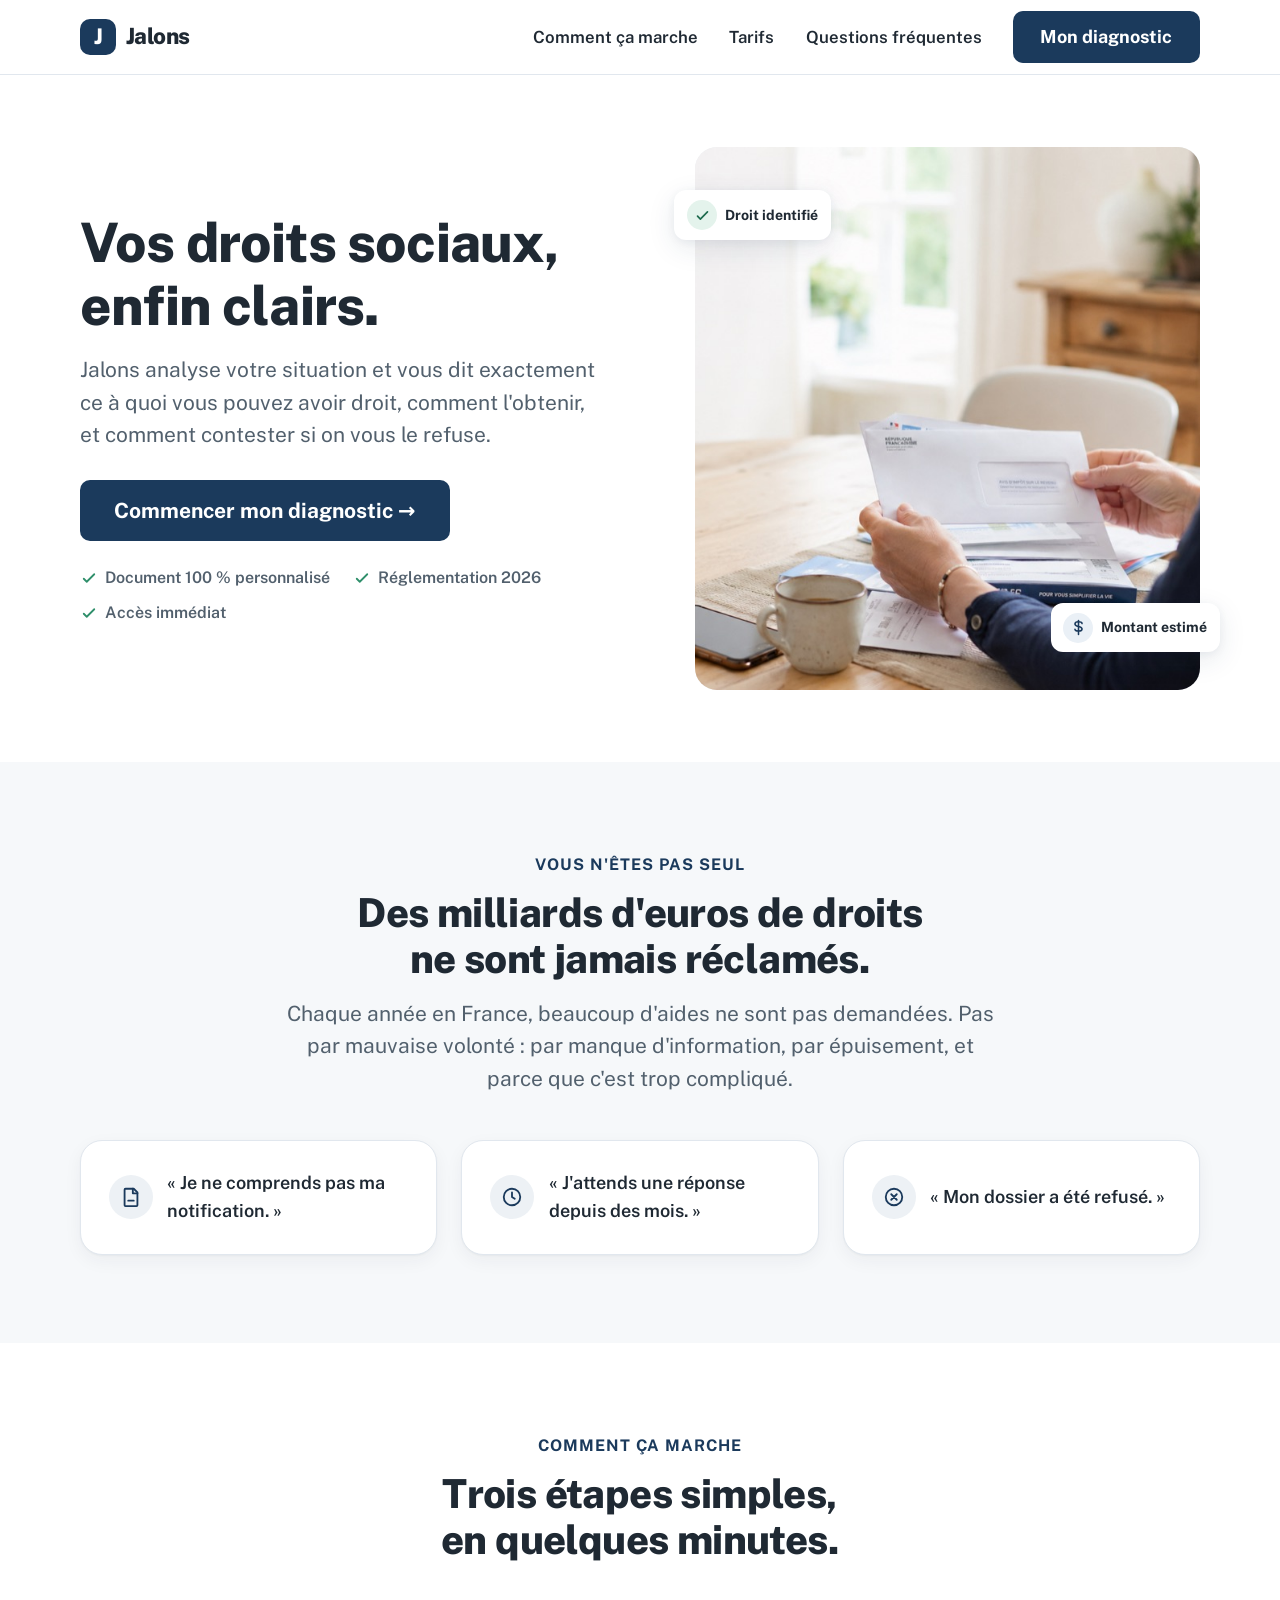
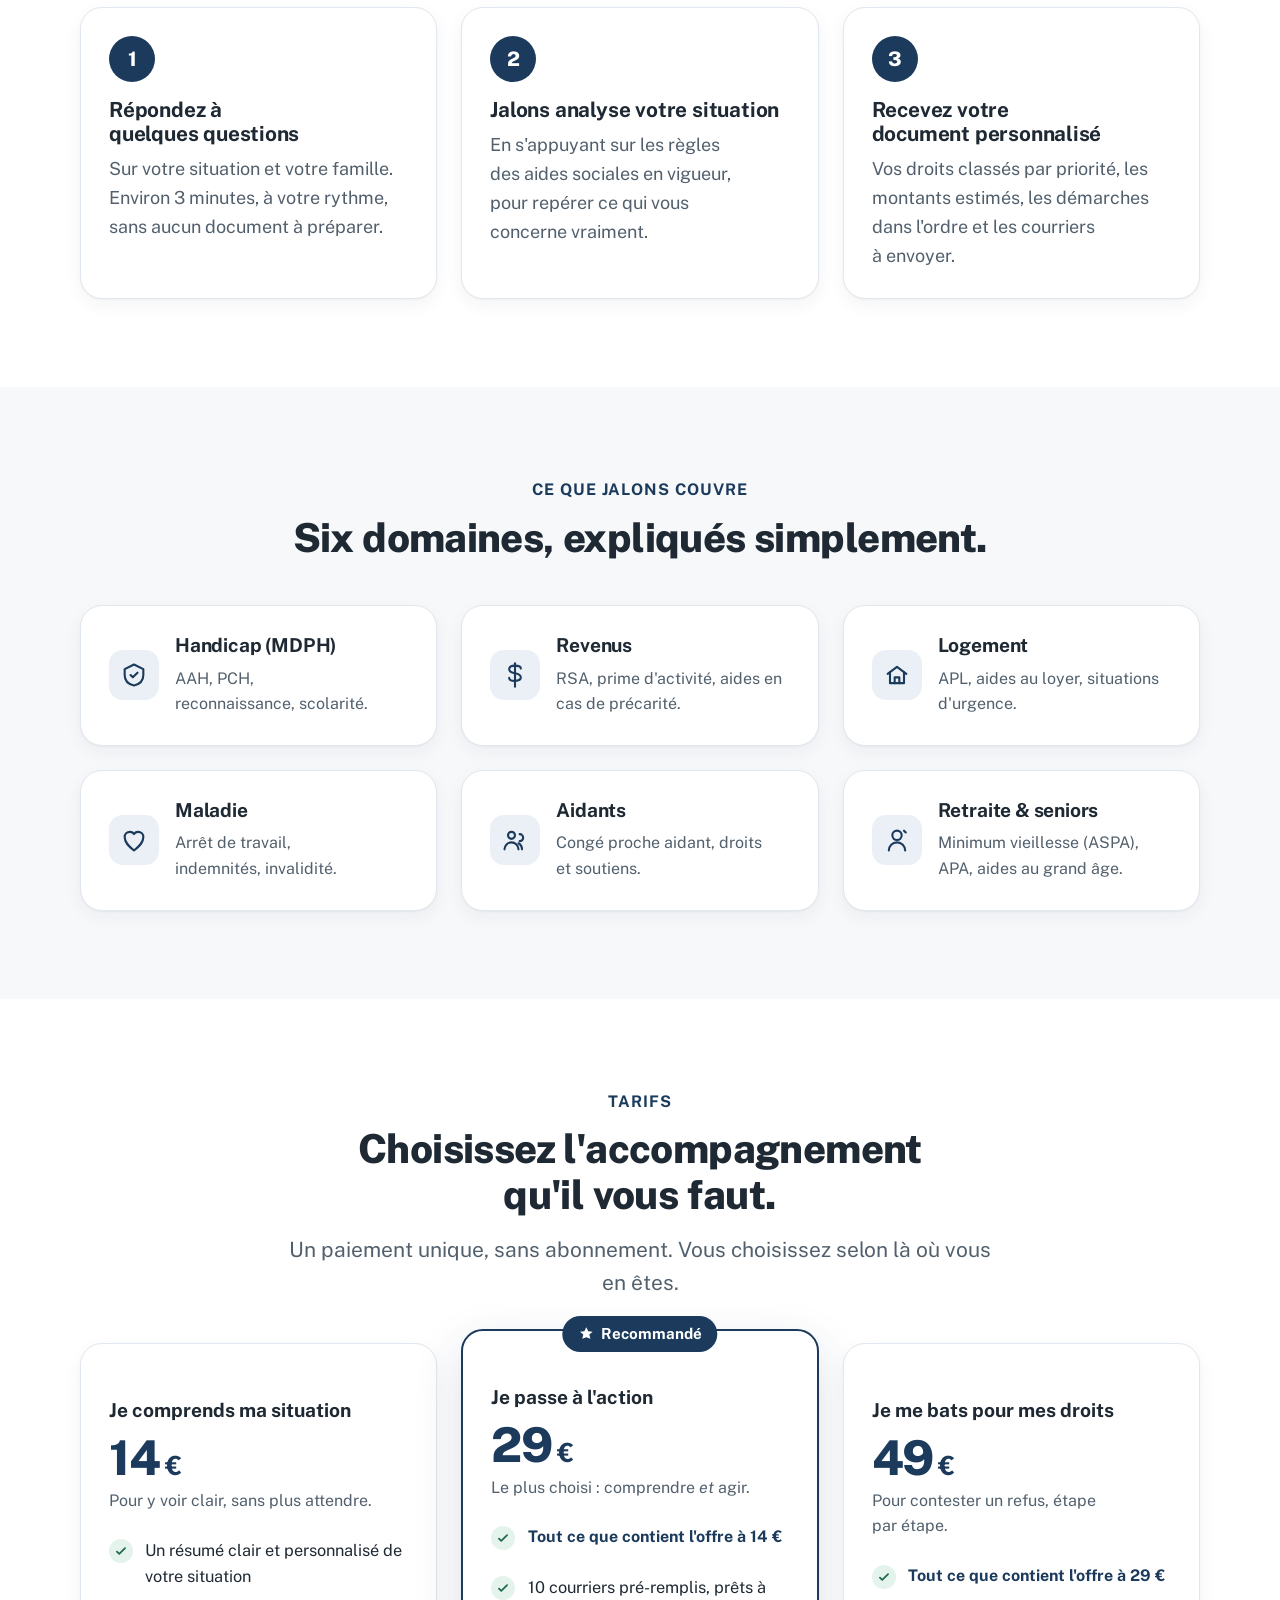
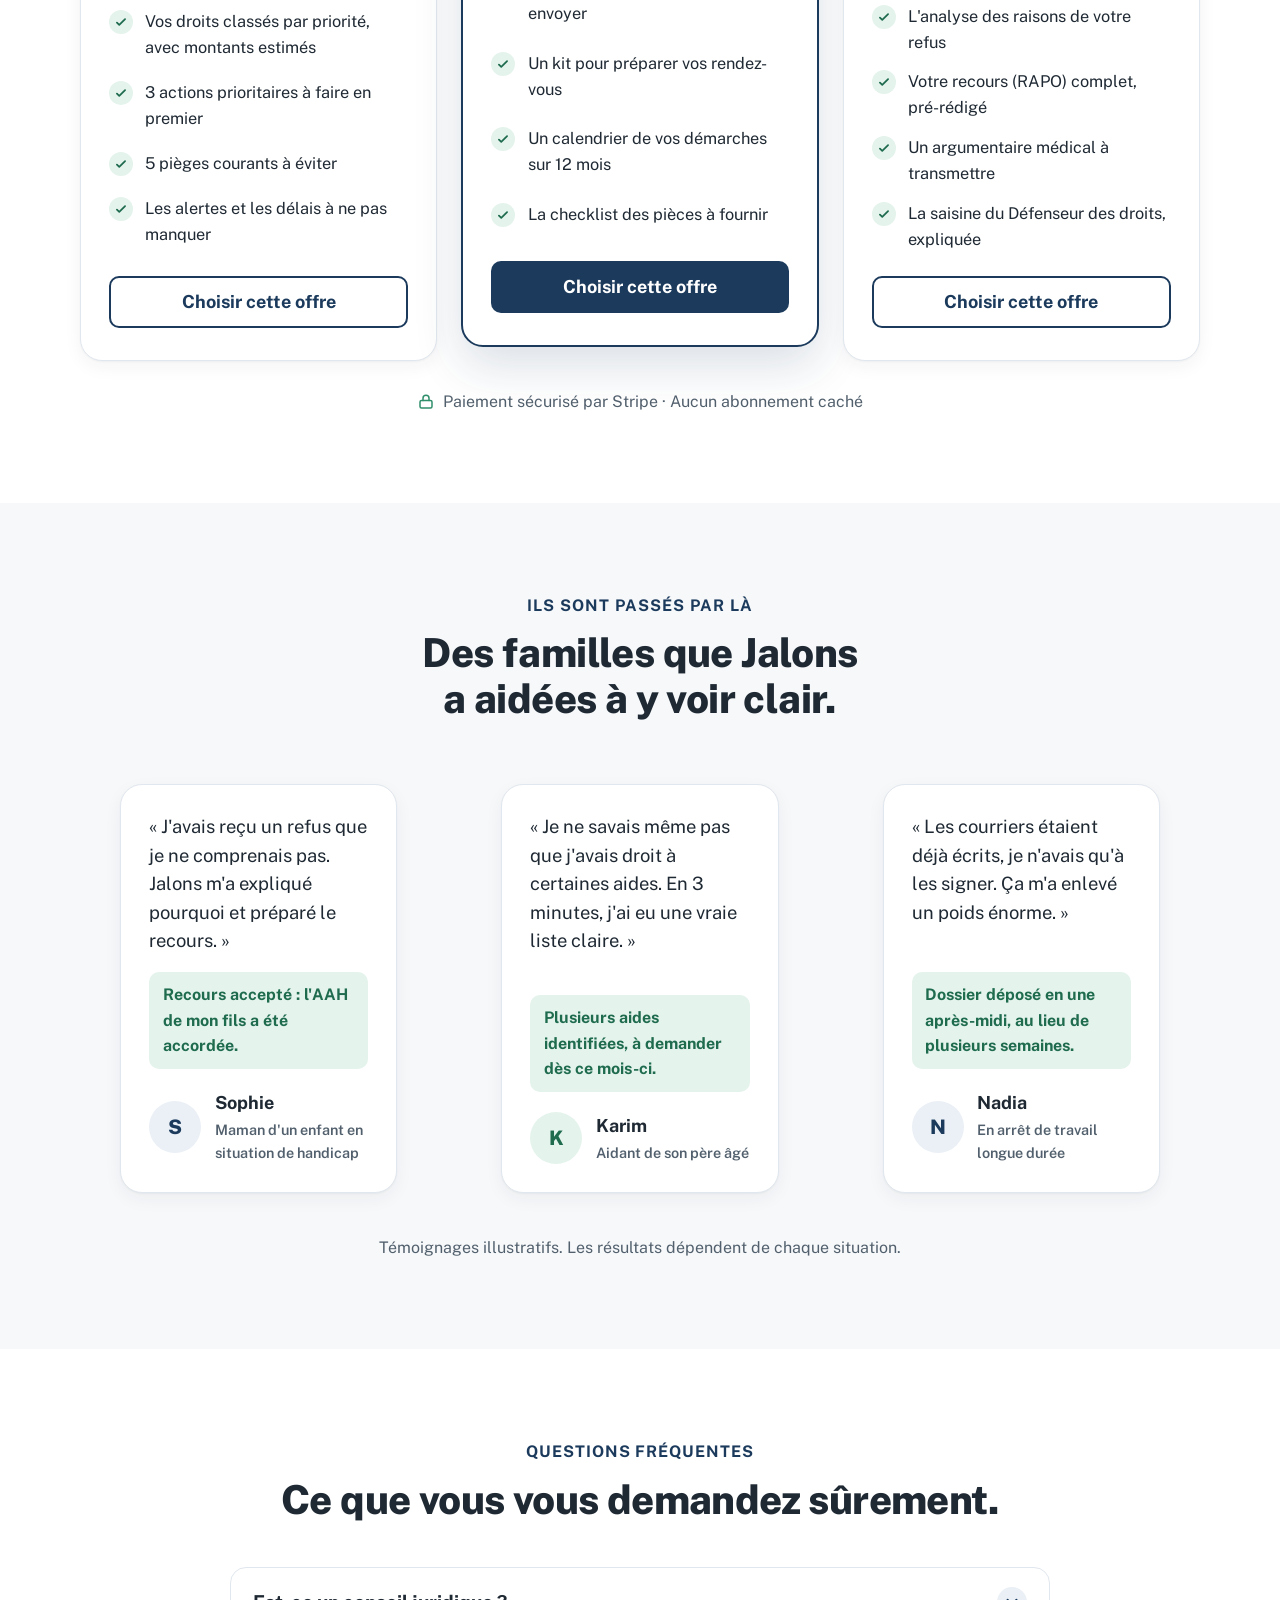
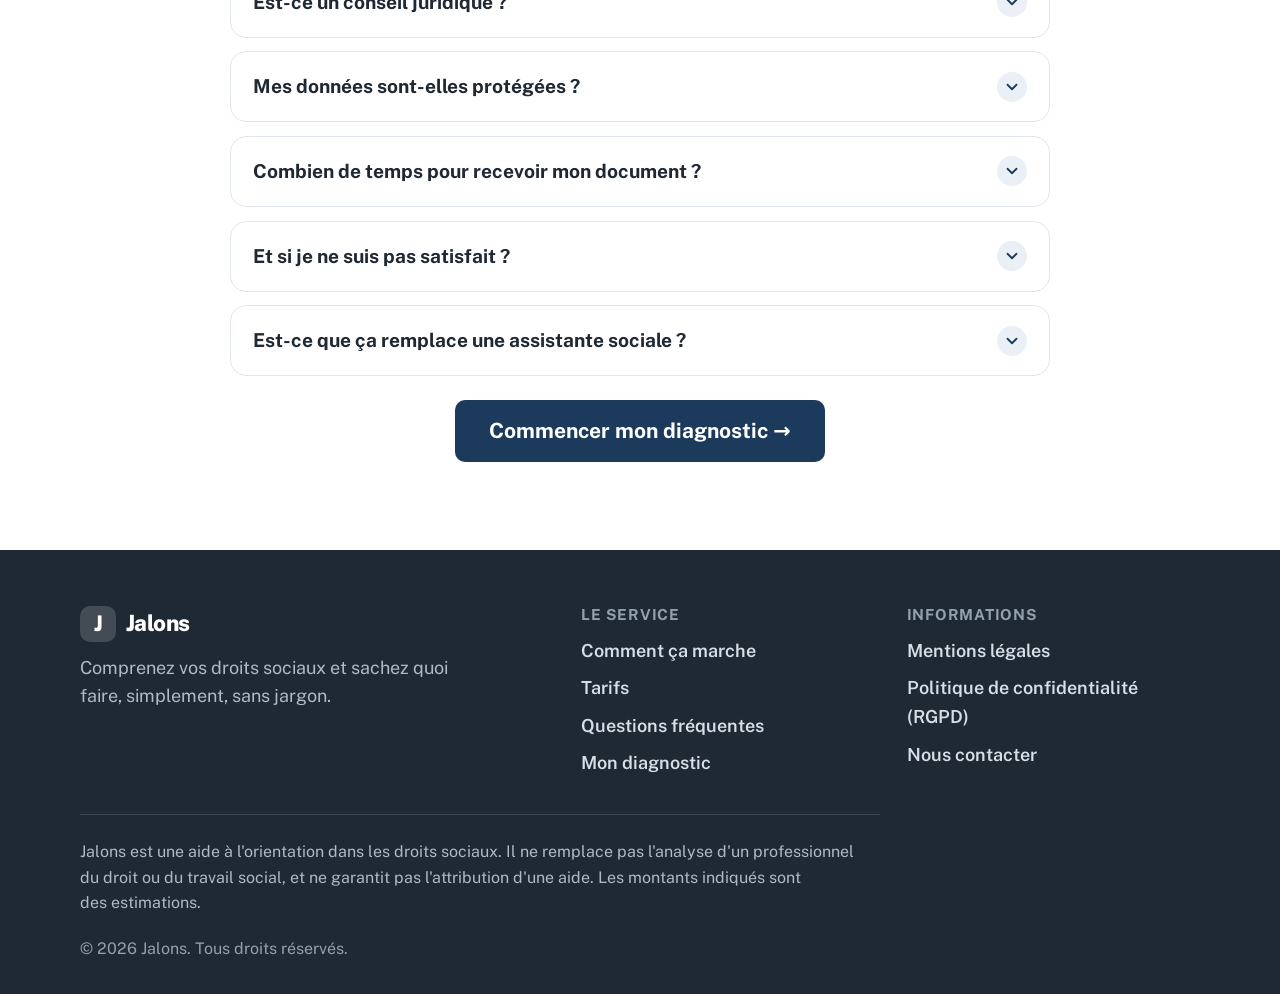
<file: index.html>
<!DOCTYPE html>
<html lang="fr">
<head>
  <meta charset="UTF-8" />
  <meta name="viewport" content="width=device-width, initial-scale=1" />
  <title>Jalons — Vos droits sociaux, enfin clairs</title>
  <meta name="description" content="Jalons analyse votre situation et vous dit à quoi vous pouvez avoir droit, comment l'obtenir et comment contester un refus. Document personnalisé, à partir de 14 €." />
  <meta name="theme-color" content="#1B3A5C" />

  <!-- Partage sur les réseaux sociaux (Open Graph) -->
  <meta property="og:type" content="website" />
  <meta property="og:url" content="https://jalonsfamille.fr/" />
  <meta property="og:title" content="Jalons — Vos droits sociaux, enfin clairs" />
  <meta property="og:description" content="Comprenez vos droits sociaux et sachez quoi faire, simplement et sans jargon. Document personnalisé en quelques minutes, à partir de 14 €." />
  <meta property="og:image" content="https://jalonsfamille.fr/images/hero-courrier.jpg" />
  <meta property="og:locale" content="fr_FR" />
  <meta name="twitter:card" content="summary_large_image" />

  <!-- Seule dépendance externe : Google Fonts (Public Sans, humaniste et très lisible) -->
  <link rel="preconnect" href="https://fonts.googleapis.com" />
  <link rel="preconnect" href="https://fonts.gstatic.com" crossorigin />
  <link href="https://fonts.googleapis.com/css2?family=Public+Sans:wght@400;500;600;700;800&display=swap" rel="stylesheet" />

  <link rel="stylesheet" href="css/jalons.css" />
</head>

<body>
  <a class="skip-link" href="#contenu">Aller au contenu principal</a>

  <!-- =================================================================
       EN-TÊTE STICKY
       ================================================================= -->
  <header class="site-header">
    <div class="container">
      <a class="brand" href="#" aria-label="Jalons, accueil">
        <span class="mark" aria-hidden="true">J</span>
        <span>Jalons</span>
      </a>

      <button class="nav-toggle" type="button" aria-expanded="false" aria-controls="main-nav">
        <span class="bars" aria-hidden="true"><span></span><span></span><span></span></span>
        <span class="label">Menu</span>
      </button>

      <nav class="main-nav" id="main-nav" aria-label="Navigation principale">
        <ul class="nav-list">
          <li><a href="#comment">Comment ça marche</a></li>
          <li><a href="#tarifs">Tarifs</a></li>
          <li><a href="#faq">Questions fréquentes</a></li>
        </ul>
        <div class="nav-cta">
          <a class="btn btn--primary" href="https://jalons-diagnostic.netlify.app">Mon diagnostic</a>
        </div>
      </nav>
    </div>
  </header>

  <main id="contenu">

    <!-- ===============================================================
         HÉROS
         =============================================================== -->
    <section class="hero">
      <div class="container">
        <div class="hero-copy">
          <h1>Vos droits sociaux, enfin clairs.</h1>
          <p class="lead">
            Jalons analyse votre situation et vous dit exactement ce à quoi
            vous pouvez avoir droit, comment l'obtenir, et comment contester
            si on vous le refuse.
          </p>

          <div class="hero-actions">
            <a class="btn btn--primary btn--lg" href="https://jalons-diagnostic.netlify.app">Commencer mon diagnostic →</a>
          </div>

          <ul class="hero-reassure">
            <li><svg viewBox="0 0 24 24" fill="none" stroke="currentColor" stroke-width="2.4" stroke-linecap="round" stroke-linejoin="round" aria-hidden="true"><path d="M5 13l4 4 10-10"/></svg> Document 100&nbsp;% personnalisé</li>
            <li><svg viewBox="0 0 24 24" fill="none" stroke="currentColor" stroke-width="2.4" stroke-linecap="round" stroke-linejoin="round" aria-hidden="true"><path d="M5 13l4 4 10-10"/></svg> Réglementation 2026</li>
            <li><svg viewBox="0 0 24 24" fill="none" stroke="currentColor" stroke-width="2.4" stroke-linecap="round" stroke-linejoin="round" aria-hidden="true"><path d="M5 13l4 4 10-10"/></svg> Accès immédiat</li>
          </ul>
        </div>

        <!-- Photo de garde. object-position cadre sur la personne et le courrier.
             Pour changer la photo : remplacez le fichier images/hero-courrier.jpg
             ou la valeur de src ci-dessous (gardez un texte alt descriptif). -->
        <div class="hero-media">
          <div class="hero-photo-wrap">
            <div class="img-frame hero-photo">
              <img src="images/hero-courrier.jpg" alt="Une femme lit un courrier de l'administration française, un avis d'impôt, à la table de sa cuisine" />
            </div>

            <div class="float-chip float-chip--1">
              <span class="ic"><svg viewBox="0 0 24 24" fill="none" stroke="currentColor" stroke-width="2.4" stroke-linecap="round" stroke-linejoin="round"><path d="M5 13l4 4 10-10"/></svg></span>
              Droit identifié
            </div>
            <div class="float-chip float-chip--2">
              <span class="ic"><svg viewBox="0 0 24 24" fill="none" stroke="currentColor" stroke-width="2.2" stroke-linecap="round" stroke-linejoin="round"><path d="M12 2v20"/><path d="M17 6.5C17 4.6 14.8 4 12 4S7 4.6 7 7s2.5 3 5 3.5 5 1.3 5 3.5-2.2 3-5 3-5-.7-5-2.5"/></svg></span>
              Montant estimé
            </div>
          </div>
        </div>
      </div>
    </section>

    <!-- ===============================================================
         PROBLÈME (empathie)
         =============================================================== -->
    <section class="section--gray" aria-labelledby="probleme-titre">
      <div class="container">
        <div class="section-head center">
          <p class="eyebrow">Vous n'êtes pas seul</p>
          <h2 id="probleme-titre">Des milliards d'euros de droits ne sont jamais réclamés.</h2>
          <p class="lead">
            Chaque année en France, beaucoup d'aides ne sont pas demandées.
            Pas par mauvaise volonté&nbsp;: par manque d'information, par
            épuisement, et parce que c'est trop compliqué.
          </p>
        </div>

        <div class="grid grid-3">
          <article class="card pain">
            <span class="q" aria-hidden="true"><svg viewBox="0 0 24 24" fill="none" stroke="currentColor" stroke-width="2" stroke-linecap="round" stroke-linejoin="round"><path d="M6 3h9l4 4v14a1 1 0 0 1-1 1H6a1 1 0 0 1-1-1V4a1 1 0 0 1 1-1z"/><path d="M14 3v5h5"/><path d="M9 16h6"/></svg></span>
            <p>« Je ne comprends pas ma notification. »</p>
          </article>
          <article class="card pain">
            <span class="q" aria-hidden="true"><svg viewBox="0 0 24 24" fill="none" stroke="currentColor" stroke-width="2" stroke-linecap="round" stroke-linejoin="round"><circle cx="12" cy="12" r="9"/><path d="M12 7v5l3 2"/></svg></span>
            <p>« J'attends une réponse depuis des mois. »</p>
          </article>
          <article class="card pain">
            <span class="q" aria-hidden="true"><svg viewBox="0 0 24 24" fill="none" stroke="currentColor" stroke-width="2" stroke-linecap="round" stroke-linejoin="round"><circle cx="12" cy="12" r="9"/><path d="M15 9l-6 6M9 9l6 6"/></svg></span>
            <p>« Mon dossier a été refusé. »</p>
          </article>
        </div>
      </div>
    </section>

    <!-- ===============================================================
         COMMENT ÇA MARCHE
         =============================================================== -->
    <section id="comment" aria-labelledby="comment-titre">
      <div class="container">
        <div class="section-head center">
          <p class="eyebrow">Comment ça marche</p>
          <h2 id="comment-titre">Trois étapes simples, en quelques minutes.</h2>
        </div>

        <ol class="grid grid-3">
          <li class="card">
            <span class="step-num" aria-hidden="true">1</span>
            <h3>Répondez à quelques questions</h3>
            <p>Sur votre situation et votre famille. Environ 3 minutes, à votre rythme, sans aucun document à préparer.</p>
          </li>
          <li class="card">
            <span class="step-num" aria-hidden="true">2</span>
            <h3>Jalons analyse votre situation</h3>
            <p>En s'appuyant sur les règles des aides sociales en vigueur, pour repérer ce qui vous concerne vraiment.</p>
          </li>
          <li class="card">
            <span class="step-num" aria-hidden="true">3</span>
            <h3>Recevez votre document personnalisé</h3>
            <p>Vos droits classés par priorité, les montants estimés, les démarches dans l'ordre et les courriers à envoyer.</p>
          </li>
        </ol>
      </div>
    </section>

    <!-- ===============================================================
         LES 6 DOMAINES COUVERTS
         =============================================================== -->
    <section class="section--gray" aria-labelledby="domaines-titre">
      <div class="container">
        <div class="section-head center">
          <p class="eyebrow">Ce que Jalons couvre</p>
          <h2 id="domaines-titre">Six domaines, expliqués simplement.</h2>
        </div>

        <div class="grid grid-6">
          <article class="card domain">
            <span class="icon-badge" aria-hidden="true"><svg viewBox="0 0 24 24" fill="none" stroke="currentColor" stroke-width="1.8" stroke-linecap="round" stroke-linejoin="round"><path d="M12 3l8 4v5c0 5-3.5 8-8 9-4.5-1-8-4-8-9V7z"/><path d="M9 12l2 2 4-4"/></svg></span>
            <div><h3>Handicap (MDPH)</h3><p>AAH, PCH, reconnaissance, scolarité.</p></div>
          </article>
          <article class="card domain">
            <span class="icon-badge" aria-hidden="true"><svg viewBox="0 0 24 24" fill="none" stroke="currentColor" stroke-width="1.8" stroke-linecap="round" stroke-linejoin="round"><path d="M12 2v20"/><path d="M17 6.5C17 4.6 14.8 4 12 4S7 4.6 7 7s2.5 3 5 3.5 5 1.3 5 3.5-2.2 3-5 3-5-.7-5-2.5"/></svg></span>
            <div><h3>Revenus</h3><p>RSA, prime d'activité, aides en cas de précarité.</p></div>
          </article>
          <article class="card domain">
            <span class="icon-badge" aria-hidden="true"><svg viewBox="0 0 24 24" fill="none" stroke="currentColor" stroke-width="1.8" stroke-linecap="round" stroke-linejoin="round"><path d="M4 11l8-6 8 6"/><path d="M6 10v9h12v-9"/><path d="M10 19v-5h4v5"/></svg></span>
            <div><h3>Logement</h3><p>APL, aides au loyer, situations d'urgence.</p></div>
          </article>
          <article class="card domain">
            <span class="icon-badge" aria-hidden="true"><svg viewBox="0 0 24 24" fill="none" stroke="currentColor" stroke-width="1.8" stroke-linecap="round" stroke-linejoin="round"><path d="M12 21C7 17 4 14 4 9.5 4 7 6 5 8.5 5c1.6 0 3 .9 3.5 2 .5-1.1 1.9-2 3.5-2C18 5 20 7 20 9.5 20 14 17 17 12 21z"/></svg></span>
            <div><h3>Maladie</h3><p>Arrêt de travail, indemnités, invalidité.</p></div>
          </article>
          <article class="card domain">
            <span class="icon-badge" aria-hidden="true"><svg viewBox="0 0 24 24" fill="none" stroke="currentColor" stroke-width="1.8" stroke-linecap="round" stroke-linejoin="round"><circle cx="9" cy="8" r="3"/><path d="M3 20a6 6 0 0 1 12 0"/><path d="M16 7a3 3 0 0 1 0 6"/><path d="M18 20a6 6 0 0 0-3-5.2"/></svg></span>
            <div><h3>Aidants</h3><p>Congé proche aidant, droits et soutiens.</p></div>
          </article>
          <article class="card domain">
            <span class="icon-badge" aria-hidden="true"><svg viewBox="0 0 24 24" fill="none" stroke="currentColor" stroke-width="1.8" stroke-linecap="round" stroke-linejoin="round"><circle cx="12" cy="8" r="4"/><path d="M5 21a7 7 0 0 1 14 0"/><path d="M18 4l1.5 1.5"/></svg></span>
            <div><h3>Retraite &amp; seniors</h3><p>Minimum vieillesse (ASPA), APA, aides au grand âge.</p></div>
          </article>
        </div>
      </div>
    </section>

    <!-- ===============================================================
         TARIFS (section centrale)
         =============================================================== -->
    <section id="tarifs" aria-labelledby="tarifs-titre">
      <div class="container">
        <div class="section-head center">
          <p class="eyebrow">Tarifs</p>
          <h2 id="tarifs-titre">Choisissez l'accompagnement qu'il vous faut.</h2>
          <p class="lead">Un paiement unique, sans abonnement. Vous choisissez selon là où vous en êtes.</p>
        </div>

        <div class="pricing-grid">
          <!-- Palier 1 -->
          <article class="plan" aria-labelledby="plan1-titre">
            <p class="plan-name" id="plan1-titre">Je comprends ma situation</p>
            <p class="plan-price">14&#8239;<span class="cur">€</span></p>
            <p class="plan-tag">Pour y voir clair, sans plus attendre.</p>
            <ul class="checks">
              <li><span class="tick" aria-hidden="true"><svg viewBox="0 0 24 24" fill="none" stroke="currentColor" stroke-width="3" stroke-linecap="round" stroke-linejoin="round"><path d="M5 13l4 4 10-10"/></svg></span><span>Un résumé clair et personnalisé de votre situation</span></li>
              <li><span class="tick" aria-hidden="true"><svg viewBox="0 0 24 24" fill="none" stroke="currentColor" stroke-width="3" stroke-linecap="round" stroke-linejoin="round"><path d="M5 13l4 4 10-10"/></svg></span><span>Vos droits classés par priorité, avec montants estimés</span></li>
              <li><span class="tick" aria-hidden="true"><svg viewBox="0 0 24 24" fill="none" stroke="currentColor" stroke-width="3" stroke-linecap="round" stroke-linejoin="round"><path d="M5 13l4 4 10-10"/></svg></span><span>3 actions prioritaires à faire en premier</span></li>
              <li><span class="tick" aria-hidden="true"><svg viewBox="0 0 24 24" fill="none" stroke="currentColor" stroke-width="3" stroke-linecap="round" stroke-linejoin="round"><path d="M5 13l4 4 10-10"/></svg></span><span>5 pièges courants à éviter</span></li>
              <li><span class="tick" aria-hidden="true"><svg viewBox="0 0 24 24" fill="none" stroke="currentColor" stroke-width="3" stroke-linecap="round" stroke-linejoin="round"><path d="M5 13l4 4 10-10"/></svg></span><span>Les alertes et les délais à ne pas manquer</span></li>
            </ul>
            <a class="btn btn--outline btn--block" href="https://jalons-diagnostic.netlify.app?offre=1">Choisir cette offre</a>
          </article>

          <!-- Palier 2 — recommandé -->
          <article class="plan plan--featured" aria-labelledby="plan2-titre">
            <span class="plan-flag" aria-hidden="true">
              <svg viewBox="0 0 24 24" fill="currentColor"><path d="M12 2l2.9 6 6.6.5-5 4.3 1.6 6.4L12 16.8 5.9 19.2l1.6-6.4-5-4.3 6.6-.5z"/></svg>
              Recommandé
            </span>
            <p class="plan-name" id="plan2-titre">Je passe à l'action</p>
            <p class="plan-price">29&#8239;<span class="cur">€</span></p>
            <p class="plan-tag">Le plus choisi&nbsp;: comprendre <em>et</em> agir.</p>
            <ul class="checks">
              <li><span class="tick" aria-hidden="true"><svg viewBox="0 0 24 24" fill="none" stroke="currentColor" stroke-width="3" stroke-linecap="round" stroke-linejoin="round"><path d="M5 13l4 4 10-10"/></svg></span><span class="plan-base">Tout ce que contient l'offre à 14&nbsp;€</span></li>
              <li><span class="tick" aria-hidden="true"><svg viewBox="0 0 24 24" fill="none" stroke="currentColor" stroke-width="3" stroke-linecap="round" stroke-linejoin="round"><path d="M5 13l4 4 10-10"/></svg></span><span>10 courriers pré-remplis, prêts à envoyer</span></li>
              <li><span class="tick" aria-hidden="true"><svg viewBox="0 0 24 24" fill="none" stroke="currentColor" stroke-width="3" stroke-linecap="round" stroke-linejoin="round"><path d="M5 13l4 4 10-10"/></svg></span><span>Un kit pour préparer vos rendez-vous</span></li>
              <li><span class="tick" aria-hidden="true"><svg viewBox="0 0 24 24" fill="none" stroke="currentColor" stroke-width="3" stroke-linecap="round" stroke-linejoin="round"><path d="M5 13l4 4 10-10"/></svg></span><span>Un calendrier de vos démarches sur 12 mois</span></li>
              <li><span class="tick" aria-hidden="true"><svg viewBox="0 0 24 24" fill="none" stroke="currentColor" stroke-width="3" stroke-linecap="round" stroke-linejoin="round"><path d="M5 13l4 4 10-10"/></svg></span><span>La checklist des pièces à fournir</span></li>
            </ul>
            <a class="btn btn--primary btn--block" href="https://jalons-diagnostic.netlify.app?offre=2">Choisir cette offre</a>
          </article>

          <!-- Palier 3 -->
          <article class="plan" aria-labelledby="plan3-titre">
            <p class="plan-name" id="plan3-titre">Je me bats pour mes droits</p>
            <p class="plan-price">49&#8239;<span class="cur">€</span></p>
            <p class="plan-tag">Pour contester un refus, étape par étape.</p>
            <ul class="checks">
              <li><span class="tick" aria-hidden="true"><svg viewBox="0 0 24 24" fill="none" stroke="currentColor" stroke-width="3" stroke-linecap="round" stroke-linejoin="round"><path d="M5 13l4 4 10-10"/></svg></span><span class="plan-base">Tout ce que contient l'offre à 29&nbsp;€</span></li>
              <li><span class="tick" aria-hidden="true"><svg viewBox="0 0 24 24" fill="none" stroke="currentColor" stroke-width="3" stroke-linecap="round" stroke-linejoin="round"><path d="M5 13l4 4 10-10"/></svg></span><span>L'analyse des raisons de votre refus</span></li>
              <li><span class="tick" aria-hidden="true"><svg viewBox="0 0 24 24" fill="none" stroke="currentColor" stroke-width="3" stroke-linecap="round" stroke-linejoin="round"><path d="M5 13l4 4 10-10"/></svg></span><span>Votre recours (RAPO) complet, pré-rédigé</span></li>
              <li><span class="tick" aria-hidden="true"><svg viewBox="0 0 24 24" fill="none" stroke="currentColor" stroke-width="3" stroke-linecap="round" stroke-linejoin="round"><path d="M5 13l4 4 10-10"/></svg></span><span>Un argumentaire médical à transmettre</span></li>
              <li><span class="tick" aria-hidden="true"><svg viewBox="0 0 24 24" fill="none" stroke="currentColor" stroke-width="3" stroke-linecap="round" stroke-linejoin="round"><path d="M5 13l4 4 10-10"/></svg></span><span>La saisine du Défenseur des droits, expliquée</span></li>
            </ul>
            <a class="btn btn--outline btn--block" href="https://jalons-diagnostic.netlify.app?offre=3">Choisir cette offre</a>
          </article>
        </div>

        <p class="pricing-foot">
          <svg viewBox="0 0 24 24" fill="none" stroke="currentColor" stroke-width="2" stroke-linecap="round" stroke-linejoin="round" aria-hidden="true"><rect x="4" y="10" width="16" height="10" rx="2"/><path d="M8 10V7a4 4 0 0 1 8 0v3"/></svg>
          Paiement sécurisé par Stripe · Aucun abonnement caché
        </p>
      </div>
    </section>

    <!-- ===============================================================
         TÉMOIGNAGES (preuve sociale)
         =============================================================== -->
    <section class="section--gray" aria-labelledby="temoignages-titre">
      <div class="container">
        <div class="section-head center">
          <p class="eyebrow">Ils sont passés par là</p>
          <h2 id="temoignages-titre">Des familles que Jalons a aidées à y voir clair.</h2>
        </div>

        <div class="grid grid-3">
          <figure class="quote-card">
            <blockquote>« J'avais reçu un refus que je ne comprenais pas. Jalons m'a expliqué pourquoi et préparé le recours. »</blockquote>
            <p class="quote-result">Recours accepté : l'AAH de mon fils a été accordée.</p>
            <figcaption class="quote-person">
              <span class="avatar-mono avatar-mono--a" aria-hidden="true">S</span>
              <span class="who">Sophie<small>Maman d'un enfant en situation de handicap</small></span>
            </figcaption>
          </figure>

          <figure class="quote-card">
            <blockquote>« Je ne savais même pas que j'avais droit à certaines aides. En 3 minutes, j'ai eu une vraie liste claire. »</blockquote>
            <p class="quote-result">Plusieurs aides identifiées, à demander dès ce mois-ci.</p>
            <figcaption class="quote-person">
              <span class="avatar-mono avatar-mono--b" aria-hidden="true">K</span>
              <span class="who">Karim<small>Aidant de son père âgé</small></span>
            </figcaption>
          </figure>

          <figure class="quote-card">
            <blockquote>« Les courriers étaient déjà écrits, je n'avais qu'à les signer. Ça m'a enlevé un poids énorme. »</blockquote>
            <p class="quote-result">Dossier déposé en une après-midi, au lieu de plusieurs semaines.</p>
            <figcaption class="quote-person">
              <span class="avatar-mono avatar-mono--a" aria-hidden="true">N</span>
              <span class="who">Nadia<small>En arrêt de travail longue durée</small></span>
            </figcaption>
          </figure>
        </div>
        <p class="center mt-3" style="color:var(--ink-soft); font-size:var(--fs-small);">Témoignages illustratifs. Les résultats dépendent de chaque situation.</p>
      </div>
    </section>

    <!-- ===============================================================
         FAQ (accordéon accessible)
         =============================================================== -->
    <section id="faq" aria-labelledby="faq-titre">
      <div class="container">
        <div class="section-head center">
          <p class="eyebrow">Questions fréquentes</p>
          <h2 id="faq-titre">Ce que vous vous demandez sûrement.</h2>
        </div>

        <div class="faq-list">
          <details class="faq-item">
            <summary>Est-ce un conseil juridique ?
              <span class="chev" aria-hidden="true"><svg viewBox="0 0 24 24" width="18" height="18" fill="none" stroke="currentColor" stroke-width="2.4" stroke-linecap="round" stroke-linejoin="round"><path d="m6 9 6 6 6-6"/></svg></span>
            </summary>
            <div class="answer"><p>Non. Jalons est une aide à l'orientation&nbsp;: il vous explique vos droits possibles et prépare vos démarches. Il ne remplace pas un avocat ni un professionnel du droit pour les situations complexes.</p></div>
          </details>

          <details class="faq-item">
            <summary>Mes données sont-elles protégées ?
              <span class="chev" aria-hidden="true"><svg viewBox="0 0 24 24" width="18" height="18" fill="none" stroke="currentColor" stroke-width="2.4" stroke-linecap="round" stroke-linejoin="round"><path d="m6 9 6 6 6-6"/></svg></span>
            </summary>
            <div class="answer"><p>Oui. Vos informations sont chiffrées, conservées en France et ne sont jamais revendues. Vous pouvez demander leur suppression à tout moment. Le sujet est sensible&nbsp;: nous le traitons avec le plus grand soin.</p></div>
          </details>

          <details class="faq-item">
            <summary>Combien de temps pour recevoir mon document ?
              <span class="chev" aria-hidden="true"><svg viewBox="0 0 24 24" width="18" height="18" fill="none" stroke="currentColor" stroke-width="2.4" stroke-linecap="round" stroke-linejoin="round"><path d="m6 9 6 6 6-6"/></svg></span>
            </summary>
            <div class="answer"><p>L'accès est immédiat. Une fois le questionnaire rempli et le paiement effectué, votre document personnalisé est disponible tout de suite.</p></div>
          </details>

          <details class="faq-item">
            <summary>Et si je ne suis pas satisfait ?
              <span class="chev" aria-hidden="true"><svg viewBox="0 0 24 24" width="18" height="18" fill="none" stroke="currentColor" stroke-width="2.4" stroke-linecap="round" stroke-linejoin="round"><path d="m6 9 6 6 6-6"/></svg></span>
            </summary>
            <div class="answer"><p>Écrivez-nous&nbsp;: si Jalons ne vous a pas été utile, nous étudions votre demande de remboursement. Notre but est de vous aider, pas de vous laisser sur le bord du chemin.</p></div>
          </details>

          <details class="faq-item">
            <summary>Est-ce que ça remplace une assistante sociale ?
              <span class="chev" aria-hidden="true"><svg viewBox="0 0 24 24" width="18" height="18" fill="none" stroke="currentColor" stroke-width="2.4" stroke-linecap="round" stroke-linejoin="round"><path d="m6 9 6 6 6-6"/></svg></span>
            </summary>
            <div class="answer"><p>Non, et ce n'est pas son rôle. Jalons vous fait gagner du temps et vous prépare. Pour un suivi personnalisé, il vous oriente aussi vers les bons interlocuteurs&nbsp;: travailleur social, association, professionnel du droit.</p></div>
          </details>
        </div>

        <div class="center mt-3">
          <a class="btn btn--primary btn--lg" href="https://jalons-diagnostic.netlify.app">Commencer mon diagnostic →</a>
        </div>
      </div>
    </section>

  </main>

  <!-- =================================================================
       PIED DE PAGE
       ================================================================= -->
  <footer class="site-footer">
    <div class="container">
      <div class="footer-top">
        <div class="footer-brand">
          <a class="brand" href="#" aria-label="Jalons, accueil">
            <span class="mark" aria-hidden="true">J</span>
            <span>Jalons</span>
          </a>
          <p>Comprenez vos droits sociaux et sachez quoi faire, simplement, sans jargon.</p>
        </div>

        <nav class="footer-col" aria-label="Le service">
          <h2>Le service</h2>
          <ul>
            <li><a href="#comment">Comment ça marche</a></li>
            <li><a href="#tarifs">Tarifs</a></li>
            <li><a href="#faq">Questions fréquentes</a></li>
            <li><a href="https://jalons-diagnostic.netlify.app">Mon diagnostic</a></li>
          </ul>
        </nav>

        <nav class="footer-col" aria-label="Informations légales">
          <h2>Informations</h2>
          <ul>
            <li><a href="mentions-legales.html">Mentions légales</a></li>
            <li><a href="confidentialite.html">Politique de confidentialité (RGPD)</a></li>
            <li><a href="contact.html">Nous contacter</a></li>
          </ul>
        </nav>
      </div>

      <p class="footer-disclaimer">
        Jalons est une aide à l'orientation dans les droits sociaux. Il ne
        remplace pas l'analyse d'un professionnel du droit ou du travail social,
        et ne garantit pas l'attribution d'une aide. Les montants indiqués sont
        des estimations.
      </p>
      <p class="footer-bottom">© 2026 Jalons. Tous droits réservés.</p>
    </div>
  </footer>

  <!-- =================================================================
       SCRIPT — ouverture/fermeture du menu mobile (accessible)
       La FAQ utilise <details>/<summary> : aucun JS requis.
       ================================================================= -->
  <script src="js/menu.js"></script>
</body>
</html>
</file>
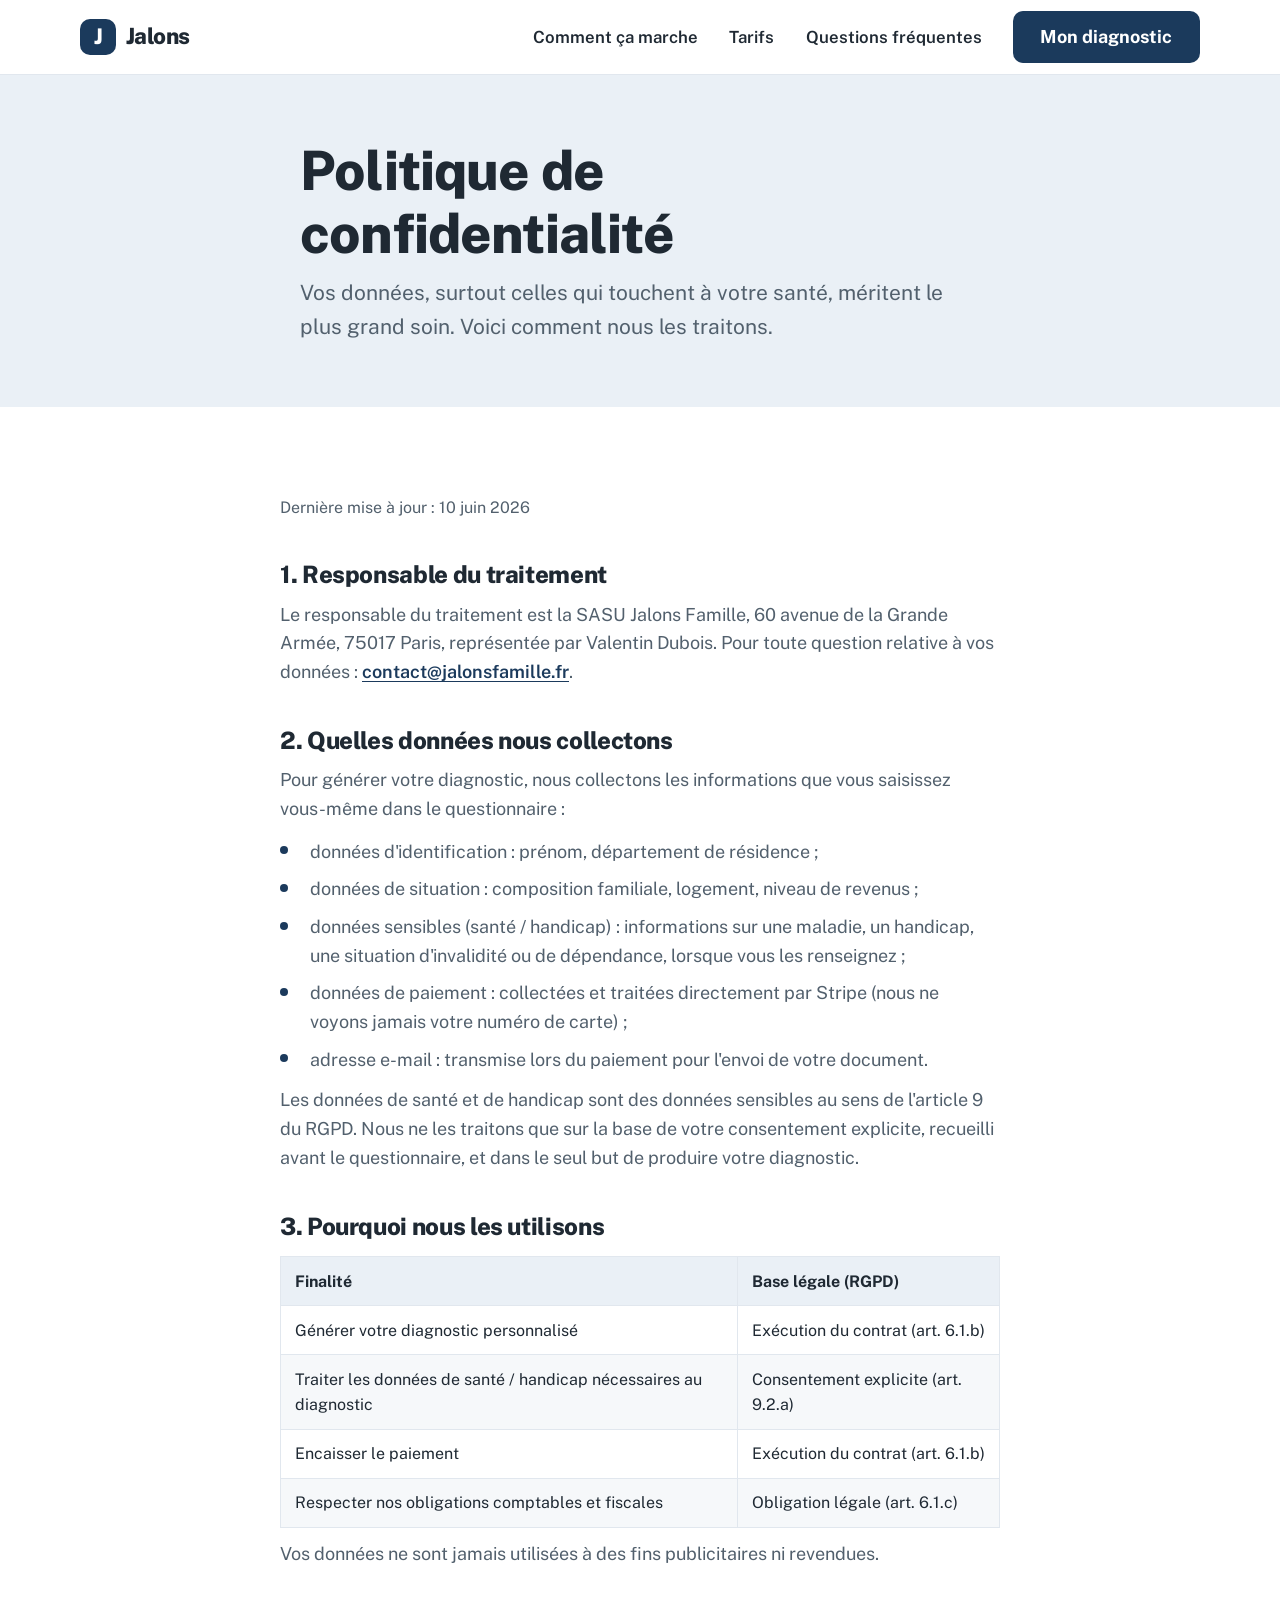
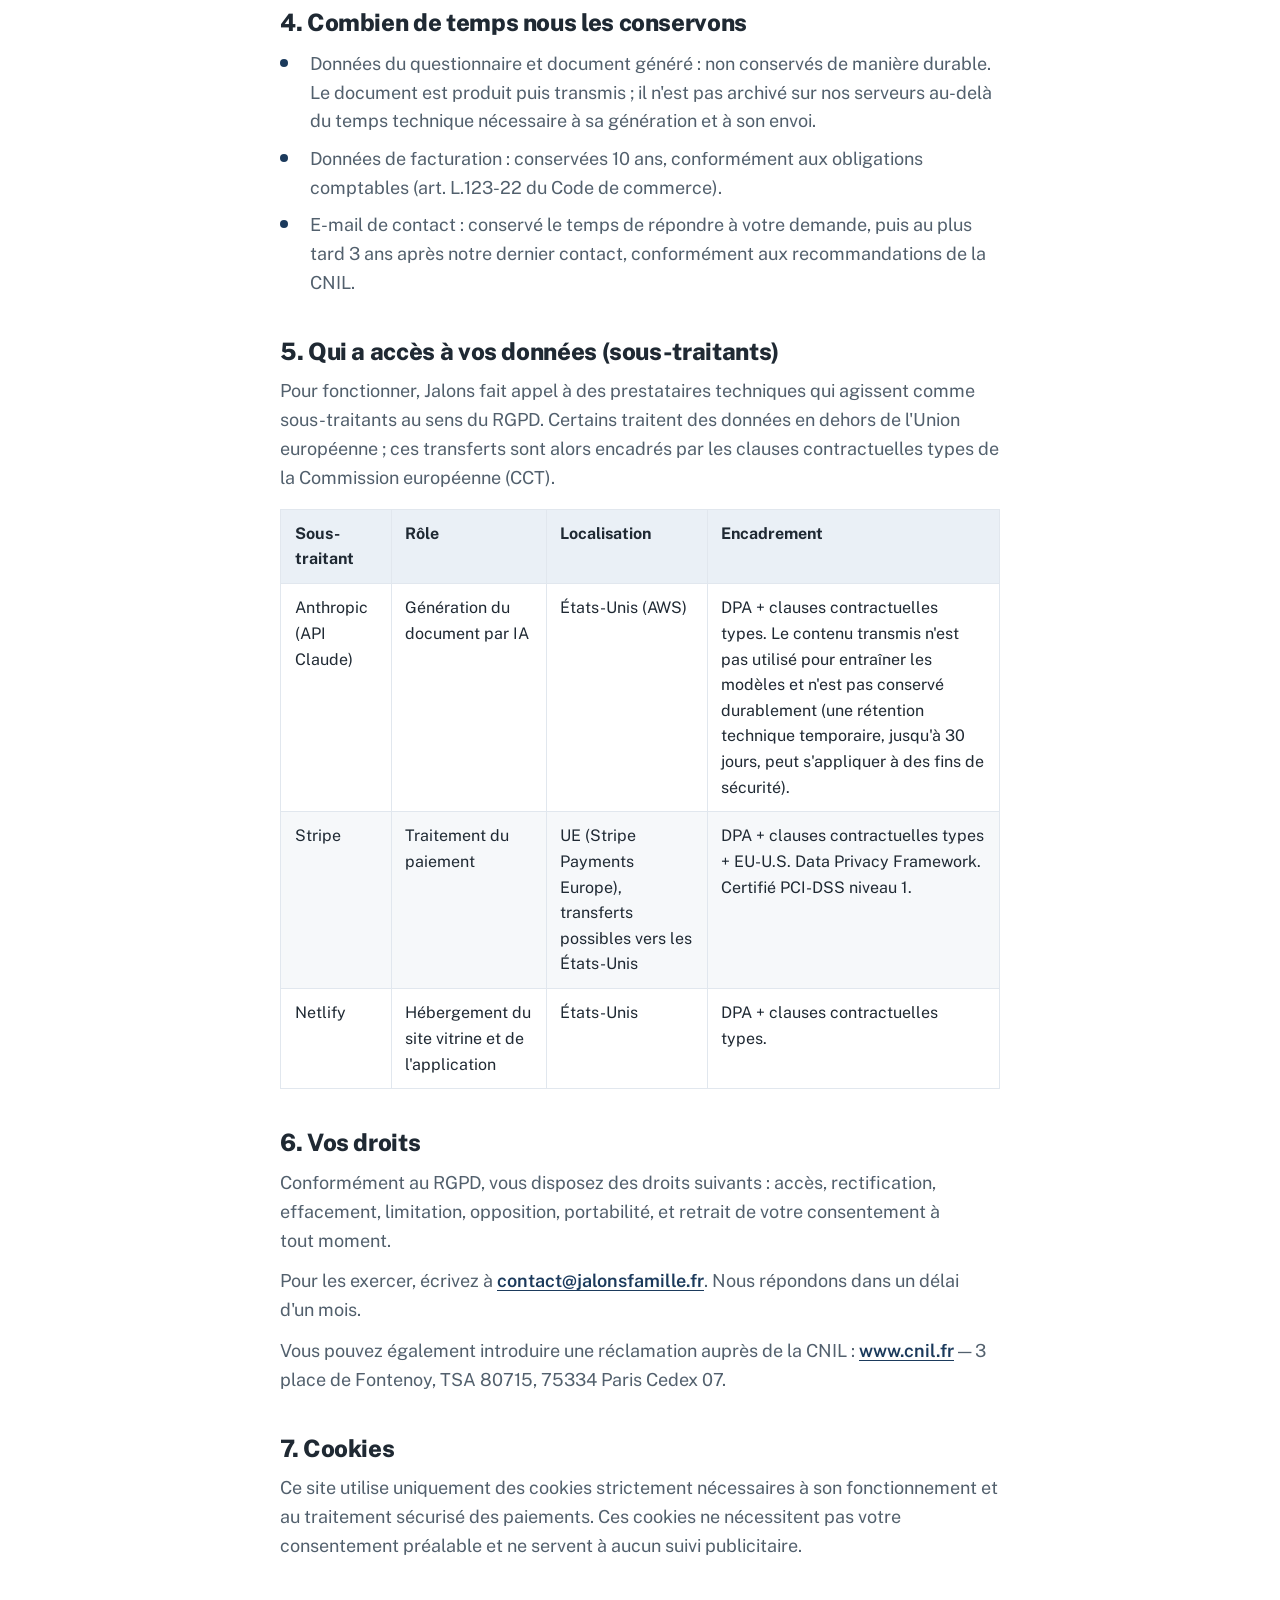
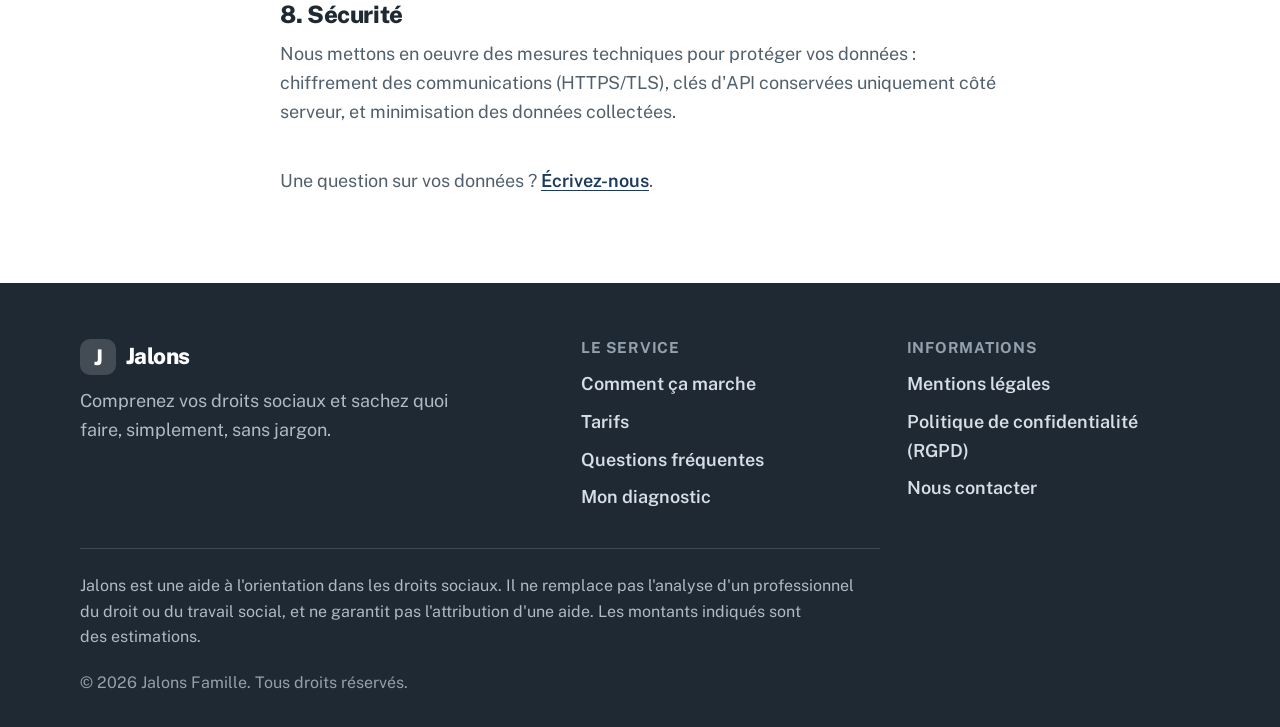
<file: confidentialite.html>
<!DOCTYPE html>
<html lang="fr">
<head>
  <meta charset="UTF-8" />
  <meta name="viewport" content="width=device-width, initial-scale=1" />
  <title>Politique de confidentialité — Jalons</title>
  <meta name="description" content="Comment Jalons protège vos données personnelles et de santé, dans le respect du RGPD." />
  <meta name="robots" content="noindex" />

  <link rel="preconnect" href="https://fonts.googleapis.com" />
  <link rel="preconnect" href="https://fonts.gstatic.com" crossorigin />
  <link href="https://fonts.googleapis.com/css2?family=Public+Sans:wght@400;500;600;700;800&display=swap" rel="stylesheet" />
  <link rel="stylesheet" href="css/jalons.css" />
</head>

<!--
  ============================================================================
  À FAIRE AVANT PUBLICATION (confidentialité / RGPD) — ne pas publier en l'état :
  - DONNÉES SENSIBLES : Jalons traite des données de santé et de handicap (art. 9 RGPD).
    Le traitement repose sur le CONSENTEMENT EXPLICITE -> ajouter une case à cocher
    dédiée AVANT le questionnaire, NON pré-cochée. Sans ça, le traitement est illicite.
  - Accepter le DPA Anthropic (Console) et vérifier le DPA Stripe (contrat Stripe).
    Sans ces DPA, la chaîne de sous-traitance n'est pas valable.
  - Compléter l'adresse du siège.
  - Conservation : version actuelle = produit "stateless" (rien conservé durablement).
    À RÉÉCRIRE entièrement avec des durées précises si le "Dossier Vivant" (compte client) arrive.
  - Cookies : texte actuel = "strictement nécessaires" uniquement. À revoir si ajout
    d'un jour de mesure d'audience / tracking (bandeau de consentement CNIL obligatoire).
  - Faire relire par un juriste (non optionnel sur données sensibles).
  ============================================================================
-->

<body>
  <a class="skip-link" href="#contenu">Aller au contenu principal</a>

  <header class="site-header">
    <div class="container">
      <a class="brand" href="index.html" aria-label="Jalons, accueil">
        <span class="mark" aria-hidden="true">J</span>
        <span>Jalons</span>
      </a>

      <button class="nav-toggle" type="button" aria-expanded="false" aria-controls="main-nav">
        <span class="bars" aria-hidden="true"><span></span><span></span><span></span></span>
        <span class="label">Menu</span>
      </button>

      <nav class="main-nav" id="main-nav" aria-label="Navigation principale">
        <ul class="nav-list">
          <li><a href="index.html#comment">Comment ça marche</a></li>
          <li><a href="index.html#tarifs">Tarifs</a></li>
          <li><a href="index.html#faq">Questions fréquentes</a></li>
        </ul>
        <div class="nav-cta">
          <a class="btn btn--primary" href="https://jalons-diagnostic.netlify.app">Mon diagnostic</a>
        </div>
      </nav>
    </div>
  </header>

  <main id="contenu">
    <section class="page-hero">
      <div class="container">
        <h1>Politique de confidentialité</h1>
        <p>Vos données, surtout celles qui touchent à votre santé, méritent le plus grand soin. Voici comment nous les traitons.</p>
      </div>
    </section>

    <section>
      <div class="container">
        <div class="prose">
          <p class="updated">Dernière mise à jour : 10 juin 2026</p>

          <h2>1. Responsable du traitement</h2>
          <p>Le responsable du traitement est la SASU Jalons Famille, 60 avenue de la Grande Armée, 75017 Paris, représentée par Valentin Dubois. Pour toute question relative à vos données : <a href="mailto:contact@jalonsfamille.fr">contact@jalonsfamille.fr</a>.</p>

          <h2>2. Quelles données nous collectons</h2>
          <p>Pour générer votre diagnostic, nous collectons les informations que vous saisissez vous-même dans le questionnaire :</p>
          <ul>
            <li>données d'identification : prénom, département de résidence ;</li>
            <li>données de situation : composition familiale, logement, niveau de revenus ;</li>
            <li>données sensibles (santé / handicap) : informations sur une maladie, un handicap, une situation d'invalidité ou de dépendance, lorsque vous les renseignez ;</li>
            <li>données de paiement : collectées et traitées directement par Stripe (nous ne voyons jamais votre numéro de carte) ;</li>
            <li>adresse e-mail : transmise lors du paiement pour l'envoi de votre document.</li>
          </ul>
          <p>Les données de santé et de handicap sont des données sensibles au sens de l'article 9 du RGPD. Nous ne les traitons que sur la base de votre consentement explicite, recueilli avant le questionnaire, et dans le seul but de produire votre diagnostic.</p>

          <h2>3. Pourquoi nous les utilisons</h2>
          <div class="table-wrap">
            <table>
              <thead>
                <tr><th>Finalité</th><th>Base légale (RGPD)</th></tr>
              </thead>
              <tbody>
                <tr><td>Générer votre diagnostic personnalisé</td><td>Exécution du contrat (art. 6.1.b)</td></tr>
                <tr><td>Traiter les données de santé / handicap nécessaires au diagnostic</td><td>Consentement explicite (art. 9.2.a)</td></tr>
                <tr><td>Encaisser le paiement</td><td>Exécution du contrat (art. 6.1.b)</td></tr>
                <tr><td>Respecter nos obligations comptables et fiscales</td><td>Obligation légale (art. 6.1.c)</td></tr>
              </tbody>
            </table>
          </div>
          <p>Vos données ne sont jamais utilisées à des fins publicitaires ni revendues.</p>

          <h2>4. Combien de temps nous les conservons</h2>
          <!-- À CONFIRMER : version "stateless" par défaut. À réécrire avec des durées précises si "Dossier Vivant" (compte client). -->
          <ul>
            <li>Données du questionnaire et document généré : non conservés de manière durable. Le document est produit puis transmis ; il n'est pas archivé sur nos serveurs au-delà du temps technique nécessaire à sa génération et à son envoi.</li>
            <li>Données de facturation : conservées 10 ans, conformément aux obligations comptables (art. L.123-22 du Code de commerce).</li>
            <li>E-mail de contact : conservé le temps de répondre à votre demande, puis au plus tard 3 ans après notre dernier contact, conformément aux recommandations de la CNIL.</li>
          </ul>

          <h2>5. Qui a accès à vos données (sous-traitants)</h2>
          <p>Pour fonctionner, Jalons fait appel à des prestataires techniques qui agissent comme sous-traitants au sens du RGPD. Certains traitent des données en dehors de l'Union européenne ; ces transferts sont alors encadrés par les clauses contractuelles types de la Commission européenne (CCT).</p>
          <!-- VÉRIFIER : DPA Anthropic accepté (Console) + DPA Stripe (contrat Stripe). Sinon chaîne de sous-traitance non valable. -->
          <div class="table-wrap">
            <table>
              <thead>
                <tr><th>Sous-traitant</th><th>Rôle</th><th>Localisation</th><th>Encadrement</th></tr>
              </thead>
              <tbody>
                <tr>
                  <td>Anthropic (API Claude)</td>
                  <td>Génération du document par IA</td>
                  <td>États-Unis (AWS)</td>
                  <td>DPA + clauses contractuelles types. Le contenu transmis n'est pas utilisé pour entraîner les modèles et n'est pas conservé durablement (une rétention technique temporaire, jusqu'à 30 jours, peut s'appliquer à des fins de sécurité).</td>
                </tr>
                <tr>
                  <td>Stripe</td>
                  <td>Traitement du paiement</td>
                  <td>UE (Stripe Payments Europe), transferts possibles vers les États-Unis</td>
                  <td>DPA + clauses contractuelles types + EU-U.S. Data Privacy Framework. Certifié PCI-DSS niveau 1.</td>
                </tr>
                <tr>
                  <td>Netlify</td>
                  <td>Hébergement du site vitrine et de l'application</td>
                  <td>États-Unis</td>
                  <td>DPA + clauses contractuelles types.</td>
                </tr>
              </tbody>
            </table>
          </div>

          <h2>6. Vos droits</h2>
          <p>Conformément au RGPD, vous disposez des droits suivants : accès, rectification, effacement, limitation, opposition, portabilité, et retrait de votre consentement à tout moment.</p>
          <p>Pour les exercer, écrivez à <a href="mailto:contact@jalonsfamille.fr">contact@jalonsfamille.fr</a>. Nous répondons dans un délai d'un mois.</p>
          <p>Vous pouvez également introduire une réclamation auprès de la CNIL : <a href="https://www.cnil.fr">www.cnil.fr</a> — 3 place de Fontenoy, TSA 80715, 75334 Paris Cedex 07.</p>

          <h2>7. Cookies</h2>
          <!-- Texte actuel = uniquement cookies strictement nécessaires. À revoir + bandeau CNIL si ajout de mesure d'audience / tracking. -->
          <p>Ce site utilise uniquement des cookies strictement nécessaires à son fonctionnement et au traitement sécurisé des paiements. Ces cookies ne nécessitent pas votre consentement préalable et ne servent à aucun suivi publicitaire.</p>

          <h2>8. Sécurité</h2>
          <p>Nous mettons en oeuvre des mesures techniques pour protéger vos données : chiffrement des communications (HTTPS/TLS), clés d'API conservées uniquement côté serveur, et minimisation des données collectées.</p>

          <p style="margin-top:2.5rem;">Une question sur vos données ? <a href="contact.html">Écrivez-nous</a>.</p>
        </div>
      </div>
    </section>
  </main>

  <footer class="site-footer">
    <div class="container">
      <div class="footer-top">
        <div class="footer-brand">
          <a class="brand" href="index.html" aria-label="Jalons, accueil">
            <span class="mark" aria-hidden="true">J</span>
            <span>Jalons</span>
          </a>
          <p>Comprenez vos droits sociaux et sachez quoi faire, simplement, sans jargon.</p>
        </div>

        <nav class="footer-col" aria-label="Le service">
          <h2>Le service</h2>
          <ul>
            <li><a href="index.html#comment">Comment ça marche</a></li>
            <li><a href="index.html#tarifs">Tarifs</a></li>
            <li><a href="index.html#faq">Questions fréquentes</a></li>
            <li><a href="https://jalons-diagnostic.netlify.app">Mon diagnostic</a></li>
          </ul>
        </nav>

        <nav class="footer-col" aria-label="Informations légales">
          <h2>Informations</h2>
          <ul>
            <li><a href="mentions-legales.html">Mentions légales</a></li>
            <li><a href="confidentialite.html">Politique de confidentialité (RGPD)</a></li>
            <li><a href="contact.html">Nous contacter</a></li>
          </ul>
        </nav>
      </div>

      <p class="footer-disclaimer">
        Jalons est une aide à l'orientation dans les droits sociaux. Il ne
        remplace pas l'analyse d'un professionnel du droit ou du travail social,
        et ne garantit pas l'attribution d'une aide. Les montants indiqués sont
        des estimations.
      </p>
      <p class="footer-bottom">© 2026 Jalons Famille. Tous droits réservés.</p>
    </div>
  </footer>

  <script src="js/menu.js"></script>
</body>
</html>
</file>
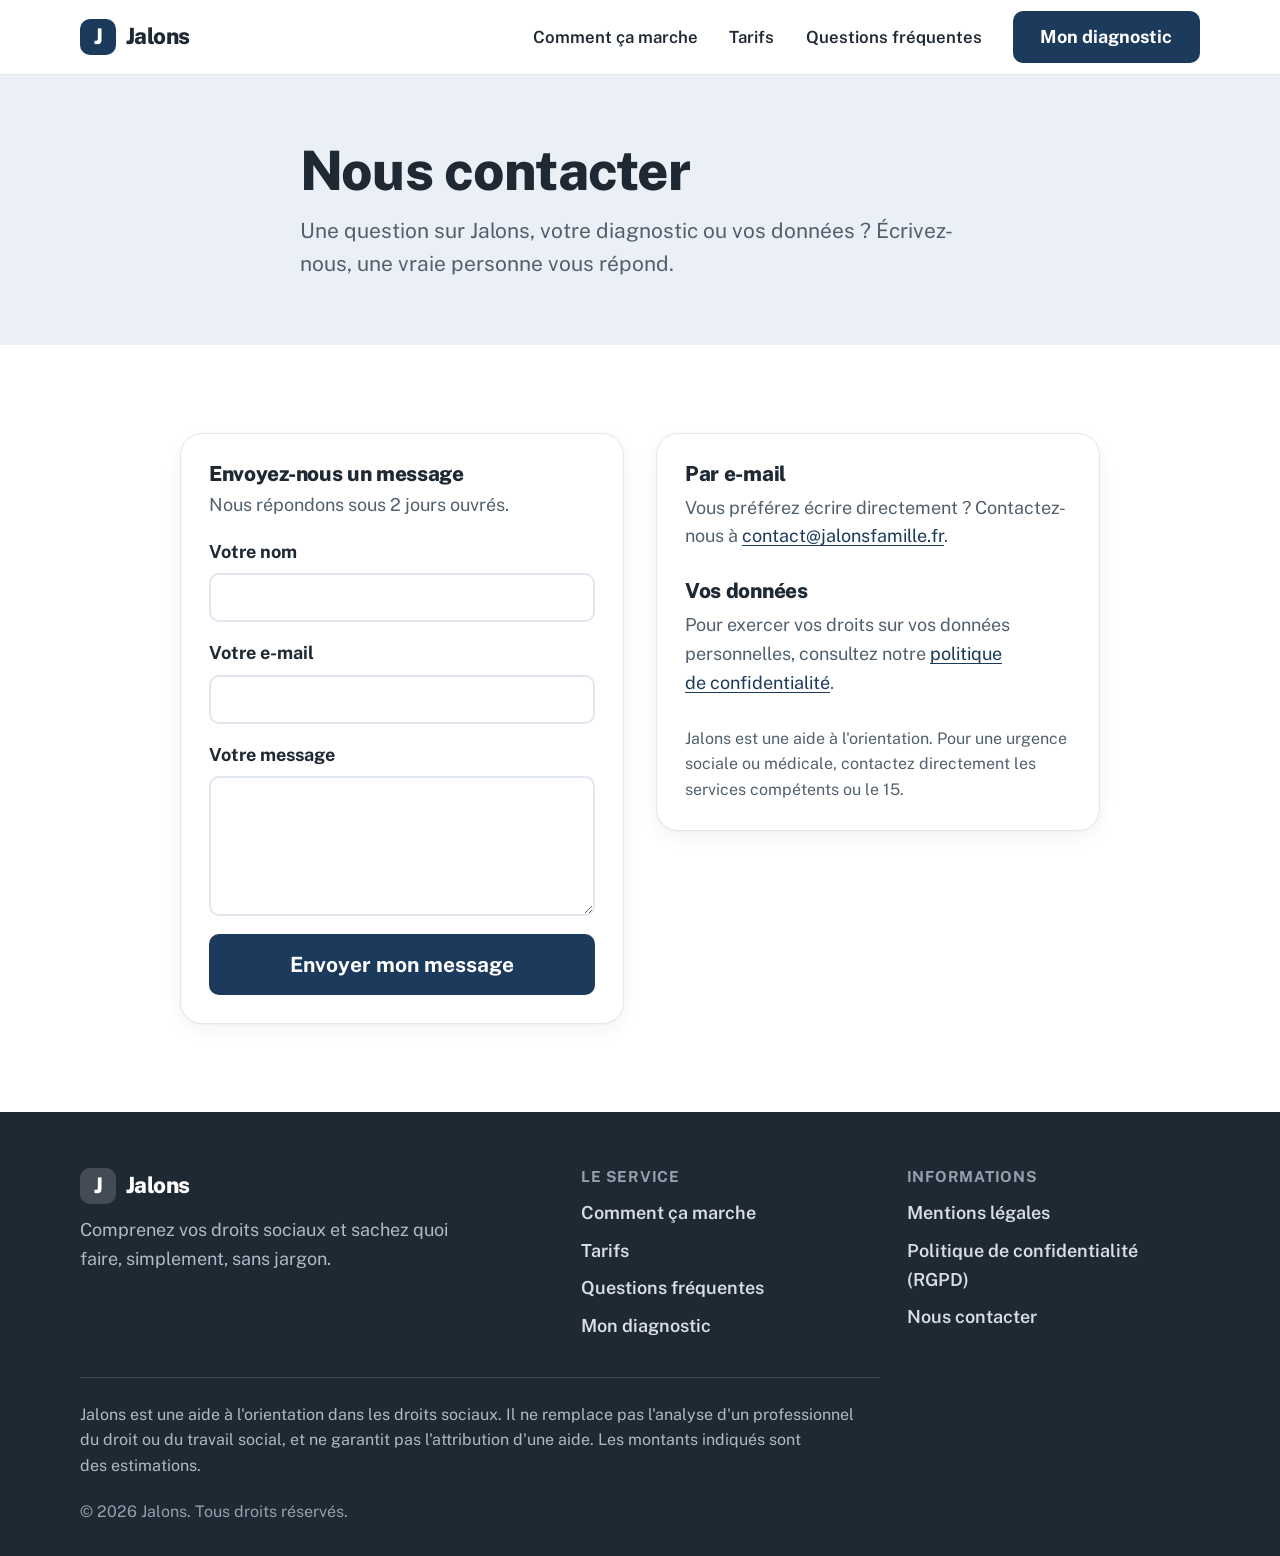
<file: contact.html>
<!DOCTYPE html>
<html lang="fr">
<head>
  <meta charset="UTF-8" />
  <meta name="viewport" content="width=device-width, initial-scale=1" />
  <title>Nous contacter — Jalons</title>
  <meta name="description" content="Une question sur Jalons, votre diagnostic ou vos données ? Écrivez-nous." />

  <link rel="preconnect" href="https://fonts.googleapis.com" />
  <link rel="preconnect" href="https://fonts.gstatic.com" crossorigin />
  <link href="https://fonts.googleapis.com/css2?family=Public+Sans:wght@400;500;600;700;800&display=swap" rel="stylesheet" />
  <link rel="stylesheet" href="css/jalons.css" />
</head>

<body>
  <a class="skip-link" href="#contenu">Aller au contenu principal</a>

  <header class="site-header">
    <div class="container">
      <a class="brand" href="index.html" aria-label="Jalons, accueil">
        <span class="mark" aria-hidden="true">J</span>
        <span>Jalons</span>
      </a>

      <button class="nav-toggle" type="button" aria-expanded="false" aria-controls="main-nav">
        <span class="bars" aria-hidden="true"><span></span><span></span><span></span></span>
        <span class="label">Menu</span>
      </button>

      <nav class="main-nav" id="main-nav" aria-label="Navigation principale">
        <ul class="nav-list">
          <li><a href="index.html#comment">Comment ça marche</a></li>
          <li><a href="index.html#tarifs">Tarifs</a></li>
          <li><a href="index.html#faq">Questions fréquentes</a></li>
        </ul>
        <div class="nav-cta">
          <a class="btn btn--primary" href="https://jalons-diagnostic.netlify.app">Mon diagnostic</a>
        </div>
      </nav>
    </div>
  </header>

  <main id="contenu">
    <section class="page-hero">
      <div class="container">
        <h1>Nous contacter</h1>
        <p>Une question sur Jalons, votre diagnostic ou vos données ? Écrivez-nous, une vraie personne vous répond.</p>
      </div>
    </section>

    <section>
      <div class="container">
        <div class="contact-grid">
          <!-- Formulaire Netlify Forms : l'attribut data-netlify active la collecte côté Netlify -->
          <div class="contact-card">
            <h2>Envoyez-nous un message</h2>
            <p style="color:var(--ink-soft); margin-top:.35rem;">Nous répondons sous 2 jours ouvrés.</p>

            <form name="contact" method="POST" data-netlify="true" netlify-honeypot="bot-field">
              <input type="hidden" name="form-name" value="contact" />
              <p class="visually-hidden">
                <label>Ne remplissez pas ce champ : <input name="bot-field" /></label>
              </p>

              <div class="field">
                <label for="nom">Votre nom</label>
                <input type="text" id="nom" name="nom" autocomplete="name" required />
              </div>
              <div class="field">
                <label for="email">Votre e-mail</label>
                <input type="email" id="email" name="email" autocomplete="email" required />
              </div>
              <div class="field">
                <label for="message">Votre message</label>
                <textarea id="message" name="message" required></textarea>
              </div>
              <div class="field">
                <button type="submit" class="btn btn--primary btn--block btn--lg">Envoyer mon message</button>
              </div>
            </form>
          </div>

          <div class="contact-card">
            <h2>Par e-mail</h2>
            <p style="color:var(--ink-soft); margin-top:.5rem;">
              Vous préférez écrire directement ? Contactez-nous à
              <a href="mailto:contact@jalonsfamille.fr">contact@jalonsfamille.fr</a>.
            </p>

            <h2 style="margin-top:1.75rem;">Vos données</h2>
            <p style="color:var(--ink-soft); margin-top:.5rem;">
              Pour exercer vos droits sur vos données personnelles, consultez notre
              <a href="confidentialite.html">politique de confidentialité</a>.
            </p>

            <p style="color:var(--ink-soft); margin-top:1.75rem; font-size:var(--fs-small);">
              Jalons est une aide à l'orientation. Pour une urgence sociale ou médicale,
              contactez directement les services compétents ou le 15.
            </p>
          </div>
        </div>
      </div>
    </section>
  </main>

  <footer class="site-footer">
    <div class="container">
      <div class="footer-top">
        <div class="footer-brand">
          <a class="brand" href="index.html" aria-label="Jalons, accueil">
            <span class="mark" aria-hidden="true">J</span>
            <span>Jalons</span>
          </a>
          <p>Comprenez vos droits sociaux et sachez quoi faire, simplement, sans jargon.</p>
        </div>

        <nav class="footer-col" aria-label="Le service">
          <h2>Le service</h2>
          <ul>
            <li><a href="index.html#comment">Comment ça marche</a></li>
            <li><a href="index.html#tarifs">Tarifs</a></li>
            <li><a href="index.html#faq">Questions fréquentes</a></li>
            <li><a href="https://jalons-diagnostic.netlify.app">Mon diagnostic</a></li>
          </ul>
        </nav>

        <nav class="footer-col" aria-label="Informations légales">
          <h2>Informations</h2>
          <ul>
            <li><a href="mentions-legales.html">Mentions légales</a></li>
            <li><a href="confidentialite.html">Politique de confidentialité (RGPD)</a></li>
            <li><a href="contact.html">Nous contacter</a></li>
          </ul>
        </nav>
      </div>

      <p class="footer-disclaimer">
        Jalons est une aide à l'orientation dans les droits sociaux. Il ne
        remplace pas l'analyse d'un professionnel du droit ou du travail social,
        et ne garantit pas l'attribution d'une aide. Les montants indiqués sont
        des estimations.
      </p>
      <p class="footer-bottom">© 2026 Jalons. Tous droits réservés.</p>
    </div>
  </footer>

  <script src="js/menu.js"></script>
</body>
</html>
</file>
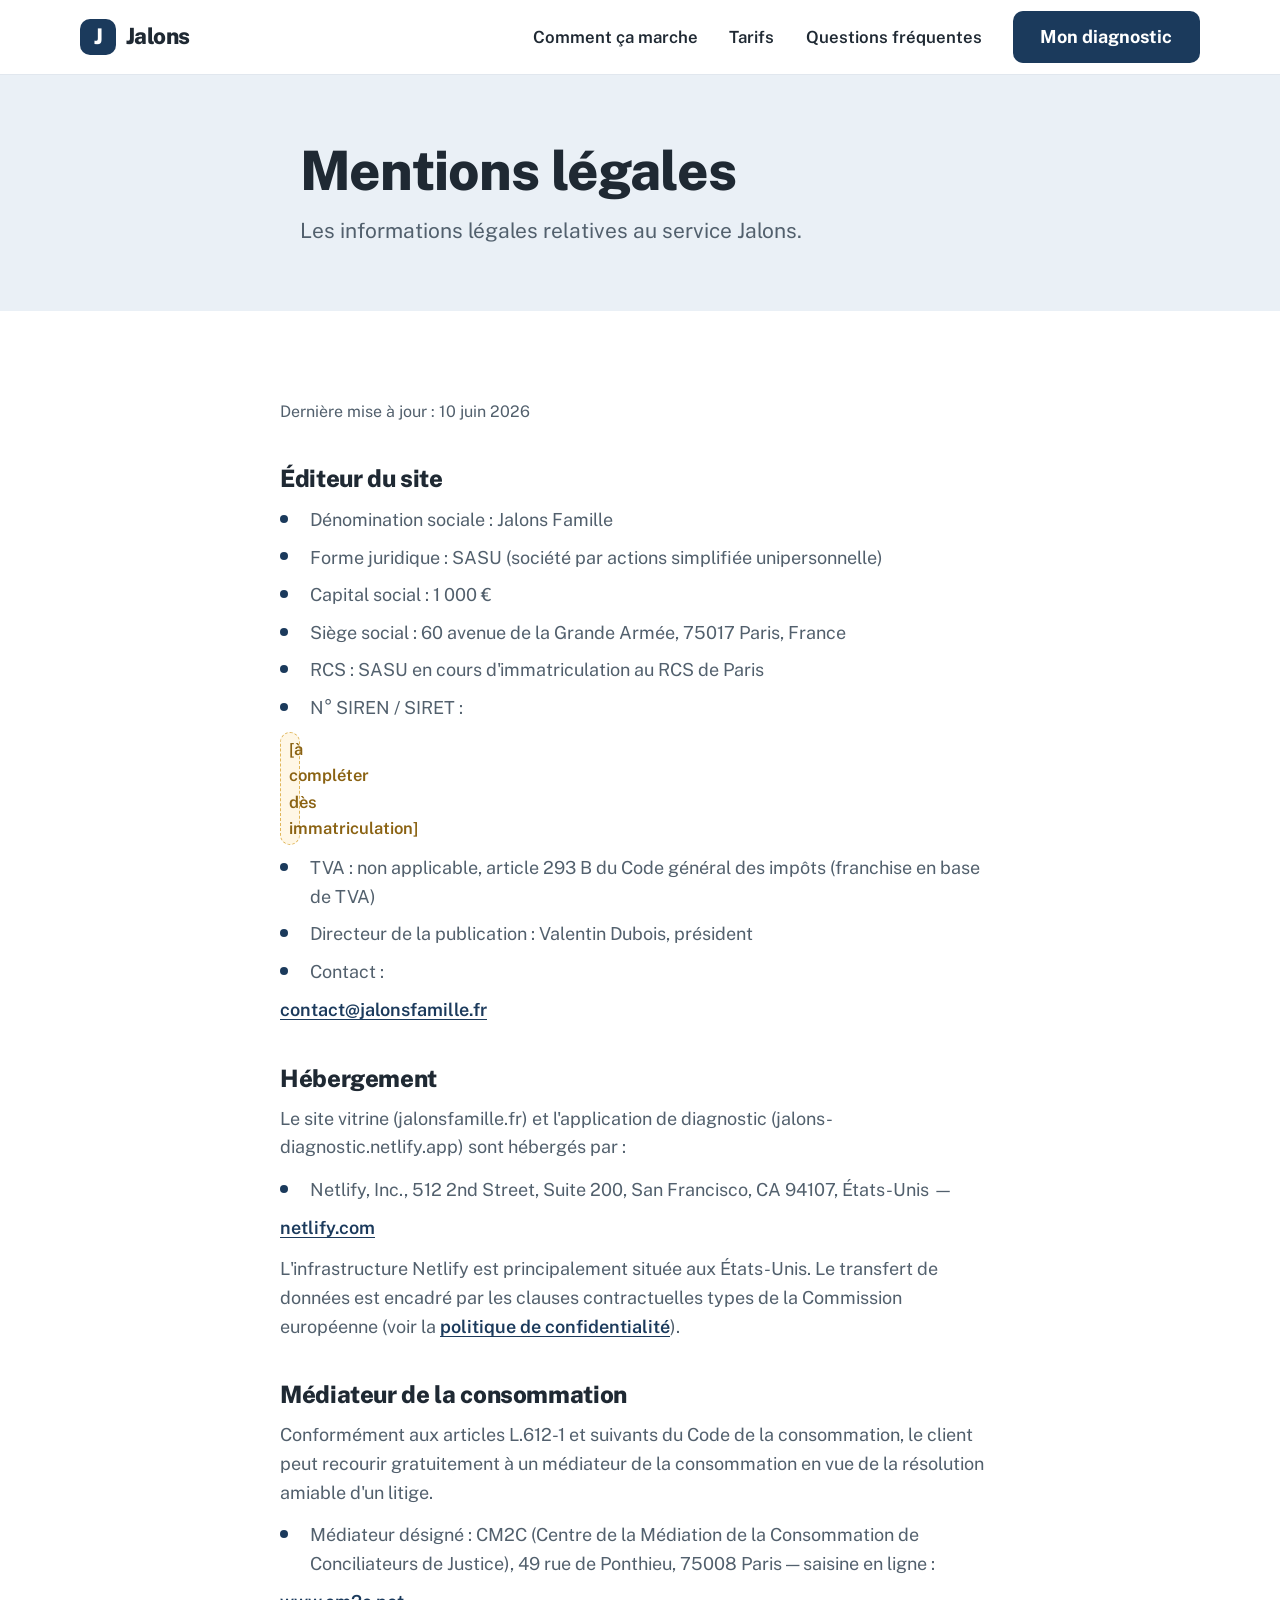
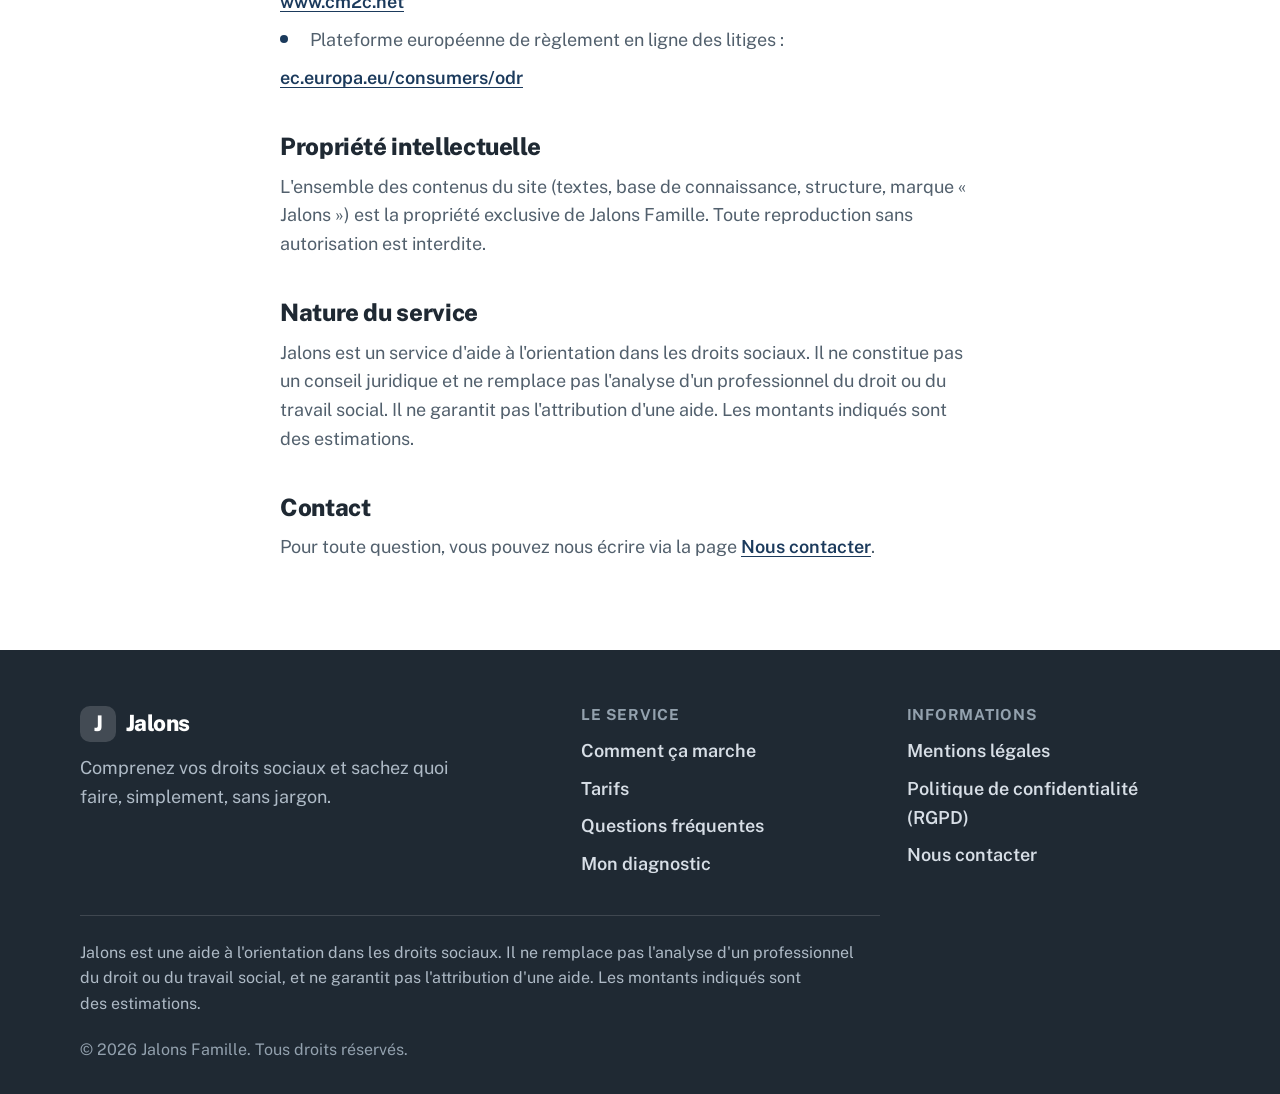
<file: mentions-legales.html>
<!DOCTYPE html>
<html lang="fr">
<head>
  <meta charset="UTF-8" />
  <meta name="viewport" content="width=device-width, initial-scale=1" />
  <title>Mentions légales — Jalons</title>
  <meta name="description" content="Mentions légales du service Jalons : éditeur, hébergeur et informations légales." />
  <meta name="robots" content="noindex" />

  <link rel="preconnect" href="https://fonts.googleapis.com" />
  <link rel="preconnect" href="https://fonts.gstatic.com" crossorigin />
  <link href="https://fonts.googleapis.com/css2?family=Public+Sans:wght@400;500;600;700;800&display=swap" rel="stylesheet" />
  <link rel="stylesheet" href="css/jalons.css" />
</head>

<!--
  ============================================================================
  À FAIRE AVANT PUBLICATION (mentions légales) — ne pas publier en l'état :
  1. Immatriculer la SASU -> remplacer "en cours d'immatriculation" par "RCS Paris [SIREN]"
  2. Compléter l'adresse complète du siège (numéro + rue)
  3. Compléter le SIREN/SIRET dès réception du Kbis
  4. Trancher la TVA (franchise art. 293 B du CGI, ou n° intracommunautaire)
  5. OBLIGATOIRE avant la 1re vente : adhérer à un médiateur de la consommation
     agréé (CM2C, MEDICYS ou SAS Médiation Solution) et renseigner ses coordonnées
  6. Faire relire l'ensemble par un juriste (données sensibles)
  Les zones surlignées dans la page marquent les champs encore à compléter.
  ============================================================================
-->

<body>
  <a class="skip-link" href="#contenu">Aller au contenu principal</a>

  <header class="site-header">
    <div class="container">
      <a class="brand" href="index.html" aria-label="Jalons, accueil">
        <span class="mark" aria-hidden="true">J</span>
        <span>Jalons</span>
      </a>

      <button class="nav-toggle" type="button" aria-expanded="false" aria-controls="main-nav">
        <span class="bars" aria-hidden="true"><span></span><span></span><span></span></span>
        <span class="label">Menu</span>
      </button>

      <nav class="main-nav" id="main-nav" aria-label="Navigation principale">
        <ul class="nav-list">
          <li><a href="index.html#comment">Comment ça marche</a></li>
          <li><a href="index.html#tarifs">Tarifs</a></li>
          <li><a href="index.html#faq">Questions fréquentes</a></li>
        </ul>
        <div class="nav-cta">
          <a class="btn btn--primary" href="https://jalons-diagnostic.netlify.app">Mon diagnostic</a>
        </div>
      </nav>
    </div>
  </header>

  <main id="contenu">
    <section class="page-hero">
      <div class="container">
        <h1>Mentions légales</h1>
        <p>Les informations légales relatives au service Jalons.</p>
      </div>
    </section>

    <section>
      <div class="container">
        <div class="prose">
          <p class="updated">Dernière mise à jour : 10 juin 2026</p>

          <h2>Éditeur du site</h2>
          <ul>
            <li>Dénomination sociale : Jalons Famille</li>
            <li>Forme juridique : SASU (société par actions simplifiée unipersonnelle)</li>
            <li>Capital social : 1 000 €</li>
            <li>Siège social : 60 avenue de la Grande Armée, 75017 Paris, France</li>
            <!-- Mention valide tant que le Kbis n'est pas reçu. À remplacer par "RCS Paris [SIREN]" ensuite. -->
            <li>RCS : SASU en cours d'immatriculation au RCS de Paris</li>
            <li>N° SIREN / SIRET : <span class="todo">[à compléter dès immatriculation]</span></li>
            <li>TVA : non applicable, article 293 B du Code général des impôts (franchise en base de TVA)</li>
            <li>Directeur de la publication : Valentin Dubois, président</li>
            <li>Contact : <a href="mailto:contact@jalonsfamille.fr">contact@jalonsfamille.fr</a></li>
          </ul>

          <h2>Hébergement</h2>
          <p>Le site vitrine (jalonsfamille.fr) et l'application de diagnostic (jalons-diagnostic.netlify.app) sont hébergés par :</p>
          <ul>
            <li>Netlify, Inc., 512 2nd Street, Suite 200, San Francisco, CA 94107, États-Unis — <a href="https://www.netlify.com">netlify.com</a></li>
          </ul>
          <p>L'infrastructure Netlify est principalement située aux États-Unis. Le transfert de données est encadré par les clauses contractuelles types de la Commission européenne (voir la <a href="confidentialite.html">politique de confidentialité</a>).</p>

          <h2>Médiateur de la consommation</h2>
          <p>Conformément aux articles L.612-1 et suivants du Code de la consommation, le client peut recourir gratuitement à un médiateur de la consommation en vue de la résolution amiable d'un litige.</p>
          <!-- CM2C pré-renseigné, mais la désignation n'est VALABLE qu'après adhésion effective
               (payante) à l'organisme. Souscrire sur cm2c.net avant la 1re vente, sinon la mention
               est trompeuse et aucun litige ne sera traité. -->
          <ul>
            <li>Médiateur désigné : CM2C (Centre de la Médiation de la Consommation de Conciliateurs de Justice), 49 rue de Ponthieu, 75008 Paris — saisine en ligne : <a href="https://www.cm2c.net/declarer-un-litige.php">www.cm2c.net</a></li>
            <li>Plateforme européenne de règlement en ligne des litiges : <a href="https://ec.europa.eu/consumers/odr">ec.europa.eu/consumers/odr</a></li>
          </ul>

          <h2>Propriété intellectuelle</h2>
          <p>L'ensemble des contenus du site (textes, base de connaissance, structure, marque « Jalons ») est la propriété exclusive de Jalons Famille. Toute reproduction sans autorisation est interdite.</p>

          <h2>Nature du service</h2>
          <p>Jalons est un service d'aide à l'orientation dans les droits sociaux. Il ne constitue pas un conseil juridique et ne remplace pas l'analyse d'un professionnel du droit ou du travail social. Il ne garantit pas l'attribution d'une aide. Les montants indiqués sont des estimations.</p>

          <h2>Contact</h2>
          <p>Pour toute question, vous pouvez nous écrire via la page <a href="contact.html">Nous contacter</a>.</p>
        </div>
      </div>
    </section>
  </main>

  <footer class="site-footer">
    <div class="container">
      <div class="footer-top">
        <div class="footer-brand">
          <a class="brand" href="index.html" aria-label="Jalons, accueil">
            <span class="mark" aria-hidden="true">J</span>
            <span>Jalons</span>
          </a>
          <p>Comprenez vos droits sociaux et sachez quoi faire, simplement, sans jargon.</p>
        </div>

        <nav class="footer-col" aria-label="Le service">
          <h2>Le service</h2>
          <ul>
            <li><a href="index.html#comment">Comment ça marche</a></li>
            <li><a href="index.html#tarifs">Tarifs</a></li>
            <li><a href="index.html#faq">Questions fréquentes</a></li>
            <li><a href="https://jalons-diagnostic.netlify.app">Mon diagnostic</a></li>
          </ul>
        </nav>

        <nav class="footer-col" aria-label="Informations légales">
          <h2>Informations</h2>
          <ul>
            <li><a href="mentions-legales.html">Mentions légales</a></li>
            <li><a href="confidentialite.html">Politique de confidentialité (RGPD)</a></li>
            <li><a href="contact.html">Nous contacter</a></li>
          </ul>
        </nav>
      </div>

      <p class="footer-disclaimer">
        Jalons est une aide à l'orientation dans les droits sociaux. Il ne
        remplace pas l'analyse d'un professionnel du droit ou du travail social,
        et ne garantit pas l'attribution d'une aide. Les montants indiqués sont
        des estimations.
      </p>
      <p class="footer-bottom">© 2026 Jalons Famille. Tous droits réservés.</p>
    </div>
  </footer>

  <script src="js/menu.js"></script>
</body>
</html>
</file>
<file: css/jalons.css>
/* =====================================================================
     JALONS — Feuille de style (intégrée)
     Sommaire :
       1. Variables (couleurs, typo, espacements)
       2. Bases & accessibilité
       3. Boutons & badges
       4. En-tête / navigation
       5. Héros
       6. Sections génériques (cartes, grilles, étapes)
       7. Tarifs
       8. Témoignages
       9. FAQ
       10. Pied de page
       11. Emplacements photos
     Charte imposée : blanc + gris très clair, texte anthracite,
     accent bleu marine, vert doux pour la réassurance. Contraste AA.
     ===================================================================== */

  /* 1. VARIABLES ------------------------------------------------------- */
  :root {
    --white:      #FFFFFF;
    --gray-50:    #F6F8FA;   /* fond de section alterné */
    --gray-100:   #EDF1F5;   /* placeholders, surfaces */
    --line:       #E1E7EE;   /* bordures discrètes */

    --ink:        #1F2933;   /* texte principal (anthracite) */
    --ink-soft:   #52606D;   /* texte secondaire (AA sur blanc et gris) */

    --navy:       #1B3A5C;   /* accent / CTA */
    --navy-hover: #14304D;   /* survol */
    --navy-tint:  #EAF0F6;   /* fond très clair marine */

    --green:      #2F8F6B;   /* vert doux : coches */
    --green-deep: #1E6B4E;   /* texte vert sur fond clair (AA) */
    --green-soft: #E4F3EC;   /* badges de réassurance */

    --font: "Public Sans", system-ui, -apple-system, "Segoe UI", Roboto, sans-serif;

    /* Échelle de texte — base 18px, généreuse */
    --fs-base:  1.125rem;   /* 18px */
    --fs-small: 1rem;       /* 16px (jamais en dessous) */
    --fs-lead:  1.3125rem;  /* 21px */
    --fs-h1:    clamp(2.25rem, 5.2vw, 3.4rem);
    --fs-h2:    clamp(1.8rem, 3.6vw, 2.5rem);
    --fs-h3:    1.3rem;

    --r-sm: 10px;
    --r-md: 16px;
    --r-lg: 22px;
    --r-pill: 999px;

    --shadow-sm: 0 1px 2px rgba(31,41,51,.04), 0 6px 18px rgba(31,41,51,.05);
    --shadow-md: 0 8px 28px rgba(27,58,92,.10), 0 2px 8px rgba(27,58,92,.06);
    --shadow-lg: 0 18px 48px rgba(27,58,92,.16);

    --container: 1160px;
    --maxw-text: 720px;
  }

  /* 2. BASES & ACCESSIBILITÉ ------------------------------------------- */
  *, *::before, *::after { box-sizing: border-box; }
  html { -webkit-text-size-adjust: 100%; scroll-behavior: smooth; scroll-padding-top: 90px; }
  body {
    margin: 0;
    font-family: var(--font);
    font-size: var(--fs-base);
    line-height: 1.6;
    color: var(--ink);
    background: var(--white);
    -webkit-font-smoothing: antialiased;
    text-rendering: optimizeLegibility;
  }
  img, svg { display: block; max-width: 100%; }
  ul, ol { margin: 0; padding: 0; list-style: none; }
  a { color: var(--navy); text-underline-offset: 3px; }

  h1, h2, h3 { margin: 0; line-height: 1.15; color: var(--ink); letter-spacing: -0.015em; text-wrap: balance; }
  h1 { font-size: var(--fs-h1); font-weight: 800; }
  h2 { font-size: var(--fs-h2); font-weight: 800; }
  h3 { font-size: var(--fs-h3); font-weight: 700; letter-spacing: -0.01em; }
  p  { margin: 0; text-wrap: pretty; }
  p + p { margin-top: 1rem; }

  .lead { font-size: var(--fs-lead); color: var(--ink-soft); line-height: 1.55; }

  /* Focus toujours visible et net (navigation clavier) */
  :focus-visible { outline: 3px solid var(--navy); outline-offset: 3px; border-radius: 6px; }

  /* Lien d'évitement */
  .skip-link {
    position: absolute; left: 16px; top: -120px; z-index: 1000;
    background: var(--ink); color: #fff; padding: .75rem 1.25rem;
    border-radius: var(--r-sm); font-weight: 700; text-decoration: none;
    transition: top .2s ease;
  }
  .skip-link:focus { top: 16px; }

  .visually-hidden {
    position: absolute !important; width: 1px; height: 1px;
    padding: 0; margin: -1px; overflow: hidden; clip: rect(0 0 0 0);
    white-space: nowrap; border: 0;
  }

  @media (prefers-reduced-motion: reduce) {
    html { scroll-behavior: auto; }
    * { animation: none !important; transition: none !important; }
  }

  /* Conteneur & rythme vertical */
  .container { width: 100%; max-width: var(--container); margin-inline: auto; padding-inline: 20px; }
  section { padding-block: clamp(3rem, 7vw, 5.5rem); scroll-margin-top: 90px; }
  .section--gray { background: var(--gray-50); }

  .section-head { max-width: var(--maxw-text); margin-bottom: 2.75rem; }
  .section-head.center { margin-inline: auto; text-align: center; }
  .section-head .lead { margin-top: 1rem; }

  .eyebrow {
    display: inline-block; font-size: var(--fs-small); font-weight: 700;
    letter-spacing: .06em; text-transform: uppercase; color: var(--navy);
    margin-bottom: .75rem;
  }

  /* 3. BOUTONS & BADGES ------------------------------------------------ */
  .btn {
    display: inline-flex; align-items: center; justify-content: center; gap: .5rem;
    min-height: 52px; padding: .8rem 1.6rem;
    font-family: var(--font); font-size: var(--fs-base); font-weight: 700; line-height: 1.2;
    text-decoration: none; border: 2px solid transparent; border-radius: var(--r-sm);
    cursor: pointer; transition: background-color .18s, border-color .18s, color .18s, transform .18s;
  }
  .btn:hover { transform: translateY(-1px); }
  .btn:active { transform: translateY(0); }
  .btn--primary { background: var(--navy); color: #fff; }
  .btn--primary:hover { background: var(--navy-hover); color: #fff; }
  .btn--outline { background: #fff; color: var(--navy); border-color: var(--navy); }
  .btn--outline:hover { background: var(--navy-tint); color: var(--navy); }
  .btn--lg { min-height: 58px; padding: 1rem 2rem; font-size: var(--fs-lead); }
  .btn--block { width: 100%; }

  /* Badge de réassurance (vert doux) */
  .badge {
    display: inline-flex; align-items: center; gap: .4rem;
    padding: .35rem .75rem; border-radius: var(--r-pill);
    background: var(--green-soft); color: var(--green-deep);
    font-size: var(--fs-small); font-weight: 700;
  }
  .badge svg { width: 16px; height: 16px; }

  /* Liste à coches vertes */
  .checks { display: grid; gap: .85rem; }
  .checks li { display: grid; grid-template-columns: 26px 1fr; gap: .65rem; align-items: start; }
  .checks li .tick {
    width: 24px; height: 24px; margin-top: 2px; flex: none;
    border-radius: var(--r-pill); background: var(--green-soft); color: var(--green-deep);
    display: grid; place-items: center;
  }
  .checks li .tick svg { width: 14px; height: 14px; }

  /* 4. EN-TÊTE / NAVIGATION ------------------------------------------- */
  .site-header {
    position: sticky; top: 0; z-index: 100;
    background: rgba(255,255,255,.92); backdrop-filter: blur(10px);
    border-bottom: 1px solid var(--line);
  }
  .site-header .container {
    display: flex; align-items: center; justify-content: space-between;
    gap: 1rem; min-height: 74px;
  }
  .brand { display: inline-flex; align-items: center; gap: .6rem; text-decoration: none; color: var(--ink); font-weight: 800; font-size: 1.4rem; letter-spacing: -0.02em; }
  .brand .mark {
    width: 36px; height: 36px; flex: none; border-radius: 10px; background: var(--navy);
    display: grid; place-items: center; color: #fff;
    font-weight: 800; font-size: 1.35rem; line-height: 1;
  }
  .brand .mark svg { width: 22px; height: 22px; }

  .main-nav { display: flex; align-items: center; gap: .35rem; }
  .nav-list { display: flex; align-items: center; gap: .25rem; }
  .nav-list a {
    display: inline-block; padding: .55rem .85rem; border-radius: var(--r-pill);
    color: var(--ink); font-weight: 600; text-decoration: none; font-size: 1.05rem;
  }
  .nav-list a:hover { background: var(--gray-100); color: var(--navy); }
  .nav-cta { margin-left: .75rem; }

  .nav-toggle {
    display: none; align-items: center; gap: .5rem; min-height: 48px; padding: .5rem .85rem;
    background: #fff; border: 2px solid var(--line); border-radius: var(--r-pill);
    font-family: var(--font); font-weight: 700; font-size: 1rem; color: var(--ink); cursor: pointer;
  }
  .nav-toggle .bars { display: grid; gap: 4px; }
  .nav-toggle .bars span { display: block; width: 20px; height: 2px; background: var(--ink); border-radius: 2px; }

  @media (max-width: 880px) {
    .nav-toggle { display: inline-flex; }
    .main-nav {
      position: absolute; left: 0; right: 0; top: 100%;
      flex-direction: column; align-items: stretch; gap: 0;
      background: #fff; border-bottom: 1px solid var(--line); box-shadow: var(--shadow-md);
      padding: .75rem 20px 1.5rem; display: none;
    }
    .main-nav[data-open="true"] { display: flex; }
    .nav-list { flex-direction: column; align-items: stretch; gap: 0; }
    .nav-list a { padding: .9rem 1rem; border-radius: var(--r-md); font-size: 1.15rem; }
    .nav-cta { margin: .75rem 0 0; }
    .nav-cta .btn { width: 100%; }
  }

  /* 5. HÉROS ----------------------------------------------------------- */
  .hero { padding-block: clamp(2.5rem, 6vw, 4.5rem); }
  .hero .container { display: grid; gap: 2.5rem; align-items: center; grid-template-columns: 1fr; }
  @media (min-width: 920px) { .hero .container { grid-template-columns: 1.05fr .95fr; gap: 3.5rem; } }
  .hero h1 { margin-bottom: 1.1rem; }
  .hero .lead { max-width: 40ch; }
  .hero-actions { margin-top: 1.75rem; }
  .hero-reassure {
    margin-top: 1.5rem; display: flex; flex-wrap: wrap; gap: .6rem 1.4rem;
  }
  .hero-reassure li { display: inline-flex; align-items: center; gap: .45rem; font-weight: 600; color: var(--ink-soft); font-size: var(--fs-small); }
  .hero-reassure svg { width: 18px; height: 18px; color: var(--green); flex: none; }
  .hero-media .img-ph { aspect-ratio: 4 / 4.3; }

  /* 6. SECTIONS GÉNÉRIQUES -------------------------------------------- */
  .grid { display: grid; gap: 1.5rem; }
  .grid-3 { grid-template-columns: 1fr; }
  @media (min-width: 720px) { .grid-3 { grid-template-columns: 1fr 1fr; } }
  @media (min-width: 940px) { .grid-3 { grid-template-columns: repeat(3, 1fr); } }
  .grid-6 { grid-template-columns: 1fr; }
  @media (min-width: 600px) { .grid-6 { grid-template-columns: 1fr 1fr; } }
  @media (min-width: 940px) { .grid-6 { grid-template-columns: repeat(3, 1fr); } }

  .card {
    background: #fff; border: 1px solid var(--line); border-radius: var(--r-lg);
    padding: 1.75rem; box-shadow: var(--shadow-sm);
  }
  .card h3 { margin-bottom: .6rem; }
  .card p { color: var(--ink-soft); }

  .icon-badge {
    width: 54px; height: 54px; flex: none; border-radius: 14px;
    display: grid; place-items: center; background: var(--navy-tint); color: var(--navy);
    margin-bottom: 1.1rem;
  }
  .icon-badge svg { width: 28px; height: 28px; }

  /* Cartes douleur (problème) */
  .pain { display: flex; align-items: center; gap: .9rem; }
  .pain .q {
    flex: none; width: 44px; height: 44px; border-radius: var(--r-pill);
    background: var(--gray-100); color: var(--navy); display: grid; place-items: center;
  }
  .pain .q svg { width: 22px; height: 22px; }
  .pain p { font-weight: 600; color: var(--ink); }

  /* Étapes numérotées */
  .step-num {
    display: inline-grid; place-items: center; width: 46px; height: 46px;
    border-radius: var(--r-pill); background: var(--navy); color: #fff;
    font-weight: 800; font-size: 1.25rem; margin-bottom: 1rem;
  }

  /* Domaine (carte compacte) */
  .domain { display: flex; align-items: center; gap: 1rem; }
  .domain .icon-badge { margin: 0; width: 50px; height: 50px; }
  .domain h3 { font-size: 1.2rem; }
  .domain p { font-size: var(--fs-small); margin-top: .15rem; }

  /* 7. TARIFS ---------------------------------------------------------- */
  .pricing-grid { display: grid; gap: 1.5rem; grid-template-columns: 1fr; align-items: stretch; }
  @media (min-width: 880px) { .pricing-grid { grid-template-columns: repeat(3, 1fr); } }

  .plan {
    position: relative; background: #fff; border: 1px solid var(--line);
    border-radius: var(--r-lg); padding: 2rem 1.75rem; box-shadow: var(--shadow-sm);
    display: flex; flex-direction: column;
  }
  .plan--featured {
    border: 2.5px solid var(--navy); box-shadow: var(--shadow-lg);
  }
  @media (min-width: 880px) { .plan--featured { transform: translateY(-14px); } }
  .plan-flag {
    position: absolute; top: -15px; left: 50%; transform: translateX(-50%);
    background: var(--navy); color: #fff; font-weight: 700; font-size: .95rem;
    padding: .35rem 1rem; border-radius: var(--r-pill); display: inline-flex; align-items: center; gap: .4rem;
    white-space: nowrap;
  }
  .plan-flag svg { width: 16px; height: 16px; }
  .plan-name { font-size: 1.2rem; font-weight: 700; color: var(--ink); min-height: 2.6em; display: flex; align-items: flex-end; }
  .plan-price { font-size: 3rem; font-weight: 800; color: var(--navy); line-height: 1; margin-top: .5rem; letter-spacing: -0.03em; }
  .plan-price .cur { font-size: .55em; font-weight: 700; margin-left: .08em; }
  .plan-tag { color: var(--ink-soft); font-size: var(--fs-small); margin-top: .35rem; min-height: 1.5em; }
  .plan .checks { margin: 1.5rem 0; flex: 1; }
  .plan .checks li { font-size: 1.02rem; }
  .plan-base { font-size: var(--fs-small); font-weight: 700; color: var(--navy); }
  .pricing-foot { text-align: center; margin-top: 1.75rem; color: var(--ink-soft); font-size: var(--fs-small); display: flex; align-items: center; justify-content: center; gap: .5rem; flex-wrap: wrap; }
  .pricing-foot svg { width: 18px; height: 18px; color: var(--green); }

  /* 8. TÉMOIGNAGES ----------------------------------------------------- */
  .quote-card { background: #fff; border: 1px solid var(--line); border-radius: var(--r-lg); padding: 1.75rem; box-shadow: var(--shadow-sm); display: flex; flex-direction: column; }
  .quote-card blockquote { margin: 0; font-size: 1.15rem; line-height: 1.55; color: var(--ink); flex: 1; }
  .quote-result { margin-top: 1rem; font-weight: 700; color: var(--green-deep); background: var(--green-soft); border-radius: var(--r-sm); padding: .65rem .85rem; font-size: var(--fs-small); }
  .quote-person { display: flex; align-items: center; gap: .85rem; margin-top: 1.25rem; }
  .quote-person .avatar { width: 52px; height: 52px; flex: none; border-radius: var(--r-pill); overflow: hidden; }
  .quote-person .who { font-weight: 700; color: var(--ink); }
  .quote-person .who small { display: block; font-weight: 600; color: var(--ink-soft); font-size: .9rem; }

  /* 9. FAQ ------------------------------------------------------------- */
  .faq-list { display: grid; gap: .85rem; max-width: 820px; margin-inline: auto; }
  .faq-item { background: #fff; border: 1px solid var(--line); border-radius: var(--r-md); overflow: hidden; }
  .faq-item summary {
    list-style: none; cursor: pointer; padding: 1.2rem 1.35rem;
    display: flex; align-items: center; justify-content: space-between; gap: 1rem;
    font-weight: 700; font-size: 1.2rem; color: var(--ink);
  }
  .faq-item summary::-webkit-details-marker { display: none; }
  .faq-item summary .chev {
    flex: none; width: 30px; height: 30px; border-radius: var(--r-pill);
    background: var(--navy-tint); color: var(--navy); display: grid; place-items: center; transition: transform .2s;
  }
  .faq-item[open] summary .chev { transform: rotate(180deg); }
  .faq-item .answer { padding: 0 1.35rem 1.3rem; color: var(--ink-soft); }
  .faq-item .answer p { max-width: 64ch; }

  /* 10. PIED DE PAGE --------------------------------------------------- */
  .site-footer { background: var(--ink); color: #D7DEE6; padding-block: 3.5rem 2rem; }
  .site-footer a { color: #D7DEE6; text-decoration: none; }
  .site-footer a:hover { color: #fff; text-decoration: underline; }
  .footer-top { display: grid; gap: 2rem; grid-template-columns: 1fr; }
  @media (min-width: 760px) { .footer-top { grid-template-columns: 1.6fr 1fr 1fr; } }
  .footer-brand .brand { color: #fff; }
  .footer-brand .brand .mark { background: rgba(255,255,255,.16); }
  .footer-brand p { margin-top: .75rem; max-width: 36ch; color: #AEBAC6; }
  .footer-col h2 { font-size: .95rem; text-transform: uppercase; letter-spacing: .05em; color: #93A1AE; margin-bottom: .85rem; font-weight: 700; }
  .footer-col ul { display: grid; gap: .55rem; }
  .footer-col a { font-weight: 600; }
  .footer-disclaimer { margin-top: 2.25rem; padding-top: 1.5rem; border-top: 1px solid rgba(255,255,255,.14); font-size: var(--fs-small); color: #AEBAC6; max-width: 80ch; }
  .footer-bottom { margin-top: 1.25rem; font-size: var(--fs-small); color: #93A1AE; }

  /* 11. EMPLACEMENTS PHOTOS (placeholders gris à remplacer) ----------- */
  /* Pour mettre une vraie photo : remplacez la div .img-ph par une balise
     image (avec un attribut alt descriptif) à l'intérieur du même .img-frame. */
  .img-frame { border-radius: var(--r-lg); overflow: hidden; background: var(--gray-100); }
  .img-frame img { width: 100%; height: 100%; object-fit: cover; display: block; }
  .img-ph {
    width: 100%; height: 100%; display: grid; place-items: center; text-align: center;
    padding: 1.5rem; color: var(--ink-soft);
    background:
      repeating-linear-gradient(135deg, rgba(31,41,51,.035) 0 12px, rgba(31,41,51,0) 12px 24px),
      var(--gray-100);
  }
  .img-ph .ph-icon {
    width: 48px; height: 48px; margin: 0 auto .75rem; border-radius: var(--r-pill);
    background: #fff; display: grid; place-items: center; color: var(--navy); box-shadow: var(--shadow-sm);
  }
  .img-ph .ph-icon svg { width: 26px; height: 26px; }
  .img-ph .ph-label { font-size: .92rem; line-height: 1.45; font-weight: 600; max-width: 30ch; }
  .img-ph .ph-label b { color: var(--ink); }

  /* Illustration produit du héros (formes simples, aucun fichier externe) */
  .hero-illus { position: relative; aspect-ratio: 4 / 4.3; border-radius: var(--r-lg); overflow: hidden; background: linear-gradient(155deg, var(--navy-tint), var(--green-soft)); }
  .hero-illus .b { position: absolute; border-radius: 50%; }
  .hero-illus .b1 { width: 58%; height: 58%; right: -12%; top: -10%; background: rgba(27,58,92,.10); }
  .hero-illus .b2 { width: 46%; height: 46%; left: -10%; bottom: -8%; background: rgba(47,143,107,.16); }
  .doc-card { position: absolute; left: 50%; top: 50%; transform: translate(-50%,-50%) rotate(-4deg); width: 66%; min-width: 220px; background: #fff; border-radius: 16px; box-shadow: var(--shadow-md); padding: 1.15rem 1.2rem 1.35rem; }
  .doc-h { display: flex; align-items: center; gap: .55rem; margin-bottom: .9rem; }
  .doc-h .dot { width: 28px; height: 28px; border-radius: 8px; background: var(--navy); flex: none; display: grid; place-items: center; color: #fff; }
  .doc-h .dot svg { width: 16px; height: 16px; }
  .doc-h b { font-size: .9rem; color: var(--ink); }
  .doc-row { display: flex; align-items: center; gap: .55rem; margin-top: .6rem; }
  .doc-row .c { width: 18px; height: 18px; border-radius: 50%; background: var(--green-soft); color: var(--green-deep); display: grid; place-items: center; flex: none; }
  .doc-row .c svg { width: 11px; height: 11px; }
  .doc-row .ln { height: 8px; border-radius: 4px; background: var(--gray-100); flex: 1; }
  .float-chip { position: absolute; background: #fff; border-radius: 12px; box-shadow: var(--shadow-md); padding: .6rem .8rem; display: flex; align-items: center; gap: .5rem; font-weight: 700; font-size: .88rem; color: var(--ink); white-space: nowrap; }
  /* Photo du héros + pastilles flottantes (non rognées) */
  .hero-photo-wrap { position: relative; }
  .hero-photo { aspect-ratio: 4 / 4.3; }
  .hero-photo img { object-position: 62% 48%; }
  @media (max-width: 920px) { .hero-photo { max-width: 460px; margin-inline: auto; } .hero-photo-wrap .float-chip--1 { left: 2%; } .hero-photo-wrap .float-chip--2 { right: 2%; } }
  .float-chip .ic { width: 30px; height: 30px; border-radius: 50%; display: grid; place-items: center; flex: none; }
  .float-chip .ic svg { width: 17px; height: 17px; }
  .float-chip--1 { top: 8%; left: -4%; }
  .float-chip--1 .ic { background: var(--green-soft); color: var(--green-deep); }
  .float-chip--2 { bottom: 7%; right: -4%; }
  .float-chip--2 .ic { background: var(--navy-tint); color: var(--navy); }
  @media (max-width: 920px) { .hero-illus { max-width: 420px; margin-inline: auto; } .float-chip--1 { left: 0; } .float-chip--2 { right: 0; } }

  /* Avatars monogramme (témoignages, en attendant de vraies photos) */
  .avatar-mono { width: 52px; height: 52px; flex: none; border-radius: 50%; display: grid; place-items: center; font-weight: 800; font-size: 1.25rem; }
  .avatar-mono--a { background: var(--navy-tint); color: var(--navy); }
  .avatar-mono--b { background: var(--green-soft); color: var(--green-deep); }

  /* Utilitaires */
  .mt-1 { margin-top: .5rem; } .mt-2 { margin-top: 1rem; } .mt-3 { margin-top: 1.5rem; }
  .center { text-align: center; }

  /* 12. PAGES DE TEXTE (mentions, confidentialité, contact) ----------- */
  .page-hero { background: var(--navy-tint); padding-block: clamp(2.5rem, 6vw, 4rem); }
  .page-hero .container { max-width: var(--maxw-text); }
  .page-hero h1 { margin-bottom: .75rem; }
  .page-hero p { color: var(--ink-soft); font-size: var(--fs-lead); }
  .prose { max-width: var(--maxw-text); margin-inline: auto; }
  .prose h2 { font-size: 1.5rem; margin-top: 2.5rem; margin-bottom: .75rem; }
  .prose h2:first-child { margin-top: 0; }
  .prose h3 { font-size: 1.2rem; margin-top: 1.5rem; margin-bottom: .5rem; }
  .prose p { color: var(--ink-soft); margin-top: .75rem; }
  .prose ul { display: grid; gap: .55rem; margin-top: .85rem; padding-left: 0; }
  .prose ul li { display: grid; grid-template-columns: 20px 1fr; gap: .6rem; color: var(--ink-soft); }
  .prose ul li::before { content: ""; width: 8px; height: 8px; margin-top: .55rem; border-radius: 50%; background: var(--navy); }
  .prose a { font-weight: 600; }
  .prose .todo { background: #FFF7E6; border: 1px dashed #E0B65A; border-radius: var(--r-sm); padding: .15rem .5rem; font-size: .92em; font-weight: 600; color: #8A6212; }
  .prose .updated { color: var(--ink-soft); font-size: var(--fs-small); margin-top: 0; margin-bottom: 2rem; }

  /* Bloc de contact */
  .contact-grid { display: grid; gap: 2rem; grid-template-columns: 1fr; max-width: 920px; margin-inline: auto; }
  @media (min-width: 820px) { .contact-grid { grid-template-columns: 1fr 1fr; align-items: start; } }
  .contact-card { background: #fff; border: 1px solid var(--line); border-radius: var(--r-lg); padding: 1.75rem; box-shadow: var(--shadow-sm); }
  .contact-card h2 { font-size: 1.3rem; margin-bottom: .35rem; }
  .field { display: grid; gap: .4rem; margin-top: 1.1rem; }
  .field label { font-weight: 700; color: var(--ink); }
  .field input, .field textarea {
    font-family: var(--font); font-size: var(--fs-base); color: var(--ink);
    padding: .75rem .9rem; border: 2px solid var(--line); border-radius: var(--r-sm); background: #fff;
  }
  .field input:focus, .field textarea:focus { outline: none; border-color: var(--navy); }
  .field textarea { min-height: 140px; resize: vertical; }

  /* Tableaux dans les pages de texte */
  .prose .table-wrap { overflow-x: auto; margin-top: 1rem; -webkit-overflow-scrolling: touch; }
  .prose table { width: 100%; border-collapse: collapse; font-size: var(--fs-small); min-width: 520px; }
  .prose th, .prose td { text-align: left; padding: .7rem .85rem; border: 1px solid var(--line); vertical-align: top; }
  .prose thead th { background: var(--navy-tint); color: var(--ink); font-weight: 700; }
  .prose tbody tr:nth-child(even) { background: var(--gray-50); }
</file>
